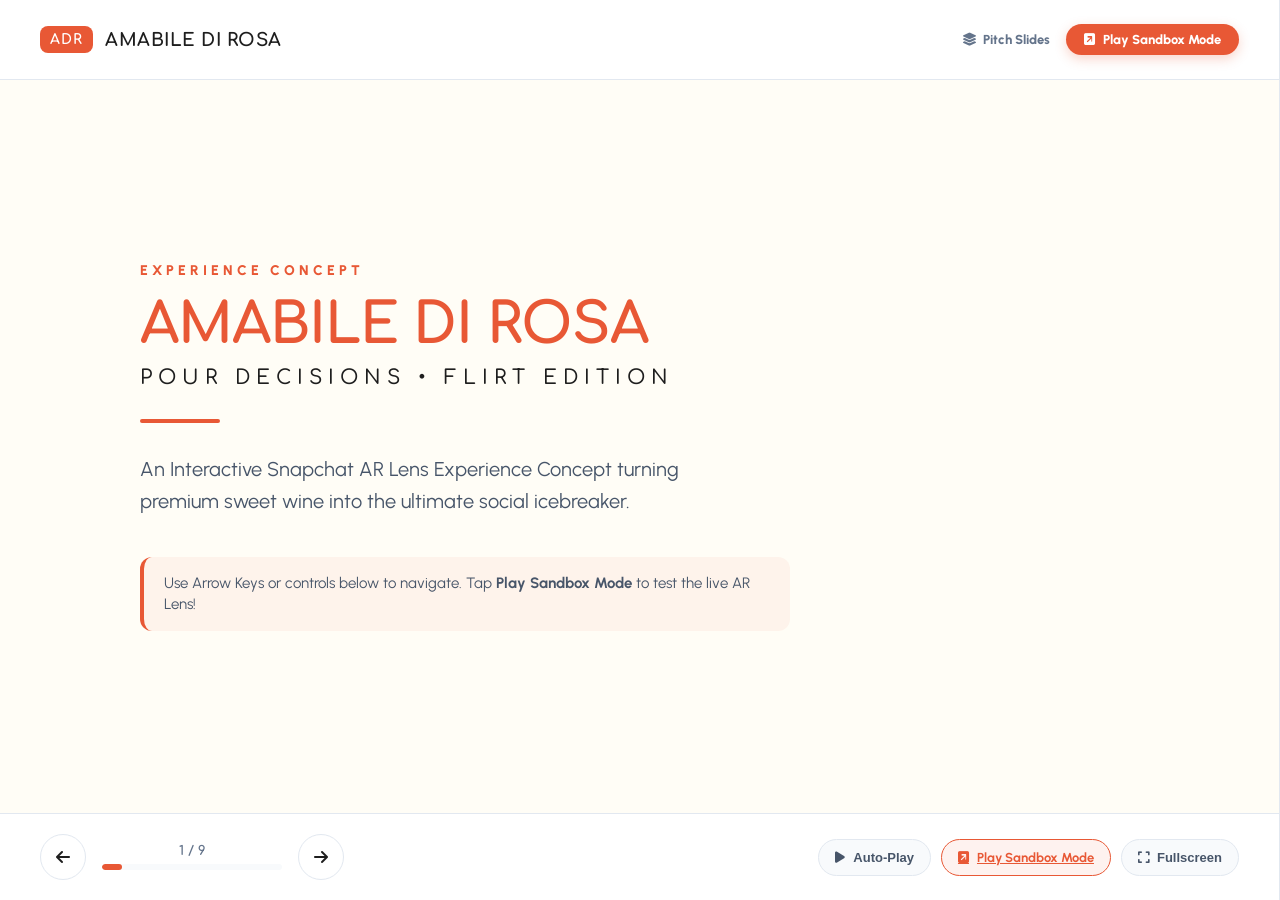
<file: index.html>
<!DOCTYPE html>
<html lang="en">
<head>
    <meta charset="UTF-8">
    <meta name="viewport" content="width=device-width, initial-scale=1.0">
    <meta name="description" content="Pour Decisions by Amabile di Rosa - A premium interactive Snapchat AR Lens Pitch Deck. Learn about marker scanning, interactive spinners, prompt category drawing, and peer jury verdicts.">
    <meta name="author" content="Amabile di Rosa">
    <title>Pour Decisions - Snapchat AR Pitch Deck</title>
    <!-- Preconnect for fonts -->
    <link rel="preconnect" href="https://fonts.googleapis.com">
    <link rel="preconnect" href="https://fonts.gstatic.com" crossorigin>
    <link href="https://fonts.googleapis.com/css2?family=Urbanist:wght@300;400;500;600;700;800&family=Comfortaa:wght@400;500;700&display=swap" rel="stylesheet">
    <!-- Font Awesome -->
    <link rel="stylesheet" href="https://cdnjs.cloudflare.com/ajax/libs/font-awesome/6.5.1/css/all.min.css">
    <!-- Custom styling -->
    <link rel="stylesheet" href="style.css">
</head>
<body class="deck-only-body">
    <!-- Accessibility Announcement Region -->
    <div id="sr-announcement" class="sr-only" aria-live="polite"></div>

    <!-- Main Deck Presentation Container -->
    <main class="presentation-panel full-width-deck" id="presentation-panel">
        <header class="deck-header">
            <div class="logo-area">
                <span class="brand-badge">ADR</span>
                <span class="brand-text">AMABILE DI ROSA</span>
            </div>
            <div class="deck-mode-indicator">
                <span class="slide-badge-tag"><i class="fa-solid fa-layer-group"></i> Pitch Slides</span>
                <a href="sandbox.html" target="_blank" class="launch-sandbox-top-btn" title="Launch Sandbox Mode in new page">
                    <i class="fa-solid fa-square-arrow-up-right"></i> Play Sandbox Mode
                </a>
            </div>
        </header>

        <!-- Slides Container -->
        <div class="slides-container" id="slides-viewport">
            
            <!-- SLIDE 0: TITLE -->
            <article class="slide active-slide" id="slide-0">
                <div class="slide-content centered-content">
                    <span class="slide-tag">Experience Concept</span>
                    <h1 class="slide-main-title">AMABILE DI ROSA</h1>
                    <p class="subtitle">POUR DECISIONS • FLIRT EDITION</p>
                    <div class="accent-line"></div>
                    <p class="slide-desc">An Interactive Snapchat AR Lens Experience Concept turning premium sweet wine into the ultimate social icebreaker.</p>
                    <div class="tutorial-tip flex-center-tip">
                        <span>Use Arrow Keys or controls below to navigate. Tap <strong>Play Sandbox Mode</strong> to test the live AR Lens!</span>
                    </div>
                </div>
            </article>

            <!-- SLIDE 1: CORE VISION -->
            <article class="slide" id="slide-1">
                <div class="slide-content">
                    <h2 class="slide-title">The Core Vision</h2>
                    <div class="intro-box">
                        <p class="vision-quote">
                            "An immersive retail-to-digital gateway that turns a bottle of Amabile di Rosa sweet wine into a vibrant party companion through Snapchat marker tracking."
                        </p>
                    </div>
                    <div class="vision-pillars">
                        <div class="pillar-card">
                            <div class="pillar-icon"><i class="fa-solid fa-qrcode"></i></div>
                            <h4>Instant Engagement</h4>
                            <p>Customers transition from a physical bottle in-store or at a table directly into the digital game lobby.</p>
                        </div>
                        <div class="pillar-card">
                            <div class="pillar-icon"><i class="fa-solid fa-glass-cheers"></i></div>
                            <h4>Social Gamification</h4>
                            <p>Drives peer-to-peer laughter and sharing, framing Amabile di Rosa as the central catalyst of the night.</p>
                        </div>
                    </div>
                </div>
            </article>

            <!-- SLIDE 2: SCAN & UNLOCK -->
            <article class="slide" id="slide-2">
                <div class="slide-content">
                    <h2 class="slide-title">Phase 1: Scan & Unlock</h2>
                    <div class="slide-body two-column">
                        <div class="slide-text">
                            <h3 class="section-subtitle">Marker-Based Gating</h3>
                            <p>The AR lens gameplay loop triggers immediately upon camera detection of either:</p>
                            <ul class="bullet-list">
                                <li>
                                    <i class="fa-solid fa-wine-bottle"></i>
                                    <div>
                                        <strong>Physical Amabile di Rosa Wine Bottle</strong>
                                        <span>Image target recognition mapped to the elegant bottle neck or front label contours.</span>
                                    </div>
                                </li>
                                <li>
                                    <i class="fa-solid fa-bookmark"></i>
                                    <div>
                                        <strong>Distinctive Brand Logo Print Asset</strong>
                                        <span>High-contrast logo marker printed on coasters, retail stands, or digital screens.</span>
                                    </div>
                                </li>
                            </ul>
                            <div class="commercial-note">
                                <i class="fa-solid fa-lightbulb"></i>
                                <p>Drives active product interaction directly at point of sale, retail shelves, and dinner tables.</p>
                            </div>
                        </div>
                        <div class="slide-graphic-panel">
                            <div class="svg-graphic-card">
                                <div class="scanner-svg-mock">
                                    <div class="circle-scanner"></div>
                                    <svg viewBox="0 0 100 150" class="mini-bottle-svg-model" width="60" height="90">
                                        <path d="M40,5 C40,5 45,5 45,8 C45,11 43,15 43,20 C43,25 35,32 35,45 L35,130 C35,135 40,140 50,140 C60,140 65,135 65,130 L65,45 C65,32 57,25 57,20 C57,15 55,11 55,8 C55,5 60,5 60,5" fill="#E85835"/>
                                        <ellipse cx="50" cy="90" rx="10" ry="15" fill="#FFFDF6" opacity="0.8"/>
                                    </svg>
                                </div>
                                <span class="graphic-caption">AR Marker Label Scanning Topology</span>
                            </div>
                        </div>
                    </div>
                </div>
            </article>

            <!-- SLIDE 3: SETUP LOBBY -->
            <article class="slide" id="slide-3">
                <div class="slide-content">
                    <h2 class="slide-title">Phase 2: Game Setup Lobby</h2>
                    <div class="slide-body two-column">
                        <div class="slide-text">
                            <h3 class="section-subtitle">Onboarding the Squad</h3>
                            <p>Once unlocked, the host accesses a highly stylized interface to build their local session quickly.</p>
                            <ul class="bullet-list">
                                <li>
                                    <i class="fa-solid fa-users"></i>
                                    <div>
                                        <strong>2 to 4 Players Max</strong>
                                        <span>Specifically optimized for compact, high-engagement social groups around a table.</span>
                                    </div>
                                </li>
                                <li>
                                    <i class="fa-solid fa-user-check"></i>
                                    <div>
                                        <strong>Clean, Fluid Fields</strong>
                                        <span>Minimalist input fields and color cards matching the brand design system.</span>
                                    </div>
                                </li>
                            </ul>
                            <div class="commercial-note" style="border-left-color: var(--brand-blue);">
                                <i class="fa-solid fa-circle-info" style="color: var(--brand-blue);"></i>
                                <p>Allows rapid nickname registrations to keep players centered in the active turn dashboard.</p>
                            </div>
                        </div>
                        <div class="slide-graphic-panel">
                            <div class="svg-graphic-card">
                                <div class="players-onboard-mock">
                                    <div class="mock-avatar-card red"><span class="letter">A</span><span class="name">Alex</span></div>
                                    <div class="mock-avatar-card blue"><span class="letter">J</span><span class="name">Jordan</span></div>
                                    <div class="mock-avatar-card green"><span class="letter">T</span><span class="name">Taylor</span></div>
                                </div>
                                <span class="graphic-caption">Modular User Session Registry Cards</span>
                            </div>
                        </div>
                    </div>
                </div>
            </article>

            <!-- SLIDE 4: TAP TO SPIN -->
            <article class="slide" id="slide-4">
                <div class="slide-content">
                    <h2 class="slide-title">Phase 3: Tap to Spin</h2>
                    <div class="slide-body two-column">
                        <div class="slide-text">
                            <h3 class="section-subtitle">The Deciding Factor</h3>
                            <p>The host triggers the main game loop screen. An isolated product bottle stands centered among multi-directional player markers.</p>
                            <ul class="bullet-list">
                                <li>
                                    <i class="fa-solid fa-rotate"></i>
                                    <div>
                                        <strong>Interactive Tap-to-Spin</strong>
                                        <span>Physics-based angular momentum deceleration determines the active turn target.</span>
                                    </div>
                                </li>
                                <li>
                                    <i class="fa-solid fa-crosshairs"></i>
                                    <div>
                                        <strong>Target Selection</strong>
                                        <span>Whomever the bottle neck points to must face the deck!</span>
                                    </div>
                                </li>
                            </ul>
                            <div class="commercial-note" style="border-left-color: var(--brand-green);">
                                <i class="fa-solid fa-arrow-rotate-right" style="color: var(--brand-green);"></i>
                                <p>Creates anticipation and fun centered directly around the physical bottle geometry.</p>
                            </div>
                        </div>
                        <div class="slide-graphic-panel">
                            <div class="svg-graphic-card">
                                <div class="spinner-wheel-mock">
                                    <div class="spinner-pointer-arrow"><i class="fa-solid fa-arrow-up"></i></div>
                                    <svg viewBox="0 0 100 100" class="wheel-rotate-mock-svg" width="120" height="120">
                                        <circle cx="50" cy="50" r="45" fill="none" stroke="var(--brand-red)" stroke-dasharray="10 5" stroke-width="2" />
                                        <circle cx="50" cy="50" r="8" fill="var(--brand-red)" />
                                    </svg>
                                </div>
                                <span class="graphic-caption">Physics-Based Deceleration Segment Pointer</span>
                            </div>
                        </div>
                    </div>
                </div>
            </article>

            <!-- SLIDE 5: PROMPTS & CATEGORIES -->
            <article class="slide" id="slide-5">
                <div class="slide-content">
                    <h2 class="slide-title">Phase 4: Prompts & Categories</h2>
                    <div class="slide-body">
                        <p class="slide-intro-text">The Lens engine queries a prompt matrix separated into three context-appropriate card categories designed to break the ice:</p>
                        <div class="tiled-content">
                            <div class="tile tile-dare">
                                <div class="tile-header">
                                    <div class="tile-icon"><i class="fa-solid fa-hand-holding-heart"></i></div>
                                    <h3>DARE</h3>
                                </div>
                                <p>Action-oriented physical prompts to break comfort boundaries and build close team chemistry.</p>
                                <span class="category-meta">Comfortaa Blue Style</span>
                            </div>
                            <div class="tile tile-spill">
                                <div class="tile-header">
                                    <div class="tile-icon"><i class="fa-solid fa-comment-dots"></i></div>
                                    <h3>SPILL</h3>
                                </div>
                                <p>Confession-based truth prompts unlocking deep, humorous secrets and conversational depth.</p>
                                <span class="category-meta">Comfortaa Green Style</span>
                            </div>
                            <div class="tile tile-sip">
                                <div class="tile-header">
                                    <div class="tile-icon"><i class="fa-solid fa-glass-cheers"></i></div>
                                    <h3>SIP</h3>
                                </div>
                                <p>Immediate, light-hearted group dynamic rules and playful penalties targeting all participants.</p>
                                <span class="category-meta">Comfortaa Red Style</span>
                            </div>
                        </div>
                    </div>
                </div>
            </article>

            <!-- SLIDE 6: PEER VERDICT -->
            <article class="slide" id="slide-6">
                <div class="slide-content">
                    <h2 class="slide-title">Phase 5: The Peer Verdict</h2>
                    <div class="slide-body two-column">
                        <div class="slide-text">
                            <h3 class="section-subtitle">Social Evaluation System</h3>
                            <p>To eliminate passive observation, all non-active session members form an immediate interactive jury panel:</p>
                            <ul class="bullet-list">
                                <li>
                                    <i class="fa-solid fa-circle-check" style="color: var(--brand-green);"></i>
                                    <div>
                                        <strong>Legit (Green Option)</strong>
                                        <span>Validates honesty, successful dare execution, or courageous disclosure.</span>
                                    </div>
                                </li>
                                <li>
                                    <i class="fa-solid fa-gavel" style="color: var(--brand-red);"></i>
                                    <div>
                                        <strong>Cap !!! (Red Option)</strong>
                                        <span>Punishes avoidance, fake confessions, or clear task dodging.</span>
                                    </div>
                                </li>
                            </ul>
                            <div class="commercial-note">
                                <i class="fa-solid fa-people-group"></i>
                                <p>Forces constant active participation, turning the AR lens from a solo trick into a shared group theater.</p>
                            </div>
                        </div>
                        <div class="slide-graphic-panel">
                            <div class="svg-graphic-card">
                                <div class="verdict-bar-mock">
                                    <div class="legit-half"><i class="fa-solid fa-check"></i> Legit (70%)</div>
                                    <div class="cap-half"><i class="fa-solid fa-gavel"></i> Cap (30%)</div>
                                </div>
                                <span class="graphic-caption">Real-Time Jury Consensus Meter</span>
                            </div>
                        </div>
                    </div>
                </div>
            </article>

            <!-- SLIDE 7: STAKES & REWARDS -->
            <article class="slide" id="slide-7">
                <div class="slide-content">
                    <h2 class="slide-title">Phase 6: Stakes & Rewards</h2>
                    <div class="slide-body two-column">
                        <div class="slide-text">
                            <h3 class="section-subtitle">Real-World Commerce Integration</h3>
                            <p>The Lens engine calculates absolute totals at session close, establishing distinct real-world stakes that link back to the brand:</p>
                            <ul class="bullet-list">
                                <li>
                                    <i class="fa-solid fa-trophy" style="color: gold;"></i>
                                    <div>
                                        <strong>The Winner</strong>
                                        <span>The player who holds the highest collective "Legit" metric and successfully completed prompts.</span>
                                    </div>
                                </li>
                                <li>
                                    <i class="fa-solid fa-skull-crossbones"></i>
                                    <div>
                                        <strong>The Loser (Sponsor Gateway)</strong>
                                        <span>Officially branded to <em>"Owe the Winner a Bottle of Amabile Sweet Wine."</em></span>
                                    </div>
                                </li>
                            </ul>
                            <div class="commercial-note" style="border-left-color: var(--brand-blue);">
                                <i class="fa-solid fa-cart-shopping" style="color: var(--brand-blue);"></i>
                                <p>An integrated call-to-action button links straight to retail partners or fast delivery apps to fulfill the bottle pledge!</p>
                            </div>
                        </div>
                        <div class="slide-graphic-panel">
                            <div class="svg-graphic-card">
                                <div class="stakes-box-mock">
                                    <div class="trophy-gold"><i class="fa-solid fa-trophy"></i></div>
                                    <span class="stakes-val">Winner gets a bottle of Amabile di Rosa</span>
                                </div>
                                <span class="graphic-caption">Integrated Direct-to-Basket Purchase CTA</span>
                            </div>
                        </div>
                    </div>
                </div>
            </article>

            <!-- SLIDE 8: TECHNICAL ARCHITECTURE -->
            <article class="slide" id="slide-8">
                <div class="slide-content">
                    <h2 class="slide-title">Technical Implementation</h2>
                    <div class="slide-body">
                        <h3 class="section-subtitle" style="text-align: center; margin-bottom: 25px;">Lens Studio Structural Setup Roadmap</h3>
                        <div class="tech-grid">
                            <div class="tech-card">
                                <div class="tech-icon"><i class="fa-solid fa-expand"></i></div>
                                <h4>Tracking Modules</h4>
                                <p>Marker tracking pipeline set to profile target bottle topology / high-contrast graphic logo contours. Dynamic camera anchoring keeps 3D overlays locked even in moving environments.</p>
                                <span class="tech-badge">Lens Studio Marker Tracker</span>
                            </div>
                            <div class="tech-card">
                                <div class="tech-icon"><i class="fa-solid fa-cubes"></i></div>
                                <h4>State Architecture</h4>
                                <p>JavaScript array logic structuring randomized card retrieval, profile balance tracking, and view state swaps. Keeps network usage local and execution lag at near zero.</p>
                                <span class="tech-badge">Lens Studio Javascript ES6</span>
                            </div>
                            <div class="tech-card">
                                <div class="tech-icon"><i class="fa-solid fa-wave-square"></i></div>
                                <h4>AR Physics Engine</h4>
                                <p>Rotational physics model using angular drag coefficients to simulate high-fidelity bottle spins, ensuring results feel satisfyingly analog and unscripted.</p>
                                <span class="tech-badge">Physics & Transform Math</span>
                            </div>
                            <div class="tech-card">
                                <div class="tech-icon"><i class="fa-solid fa-volume-high"></i></div>
                                <h4>Interactive Audio</h4>
                                <p>Built-in sound controller with dynamic pitch shifts mapping bottle spin velocity. Real-time synthesized feedback enhances overall immersive engagement.</p>
                                <span class="tech-badge">Audio Component System</span>
                            </div>
                        </div>
                    </div>
                </div>
            </article>

        </div>

        <!-- Slideshow Controls Footer -->
        <footer class="deck-footer">
            <nav class="navigation-controls" aria-label="Deck Controls">
                <button class="nav-btn prev-btn" id="prev-slide-btn" title="Previous Slide (Left Arrow)">
                    <i class="fa-solid fa-arrow-left"></i>
                </button>
                
                <div class="progress-bar-container">
                    <span class="slide-counter-text" id="slide-counter">1 / 9</span>
                    <div class="progress-track">
                        <div class="progress-fill" id="slide-progress" style="width: 11.11%;"></div>
                    </div>
                </div>

                <button class="nav-btn next-btn" id="next-slide-btn" title="Next Slide (Right Arrow/Spacebar)">
                    <i class="fa-solid fa-arrow-right"></i>
                </button>
            </nav>
            
            <div class="extra-controls">
                <button class="control-action-btn" id="play-presentation-btn" title="Auto-advance slides">
                    <i class="fa-solid fa-play"></i> Auto-Play
                </button>
                <a href="sandbox.html" target="_blank" class="control-action-btn btn-active" id="launch-sandbox-btn" title="Launch Sandbox Game Mode">
                    <i class="fa-solid fa-square-arrow-up-right"></i> Play Sandbox Mode
                </a>
                <button class="control-action-btn" id="toggle-fullscreen-btn" title="Toggle Fullscreen">
                    <i class="fa-solid fa-expand"></i> Fullscreen
                </button>
            </div>
        </footer>
    </main>
    
    <!-- Presentation Script -->
    <script src="deck.js"></script>
</body>
</html>
</file>
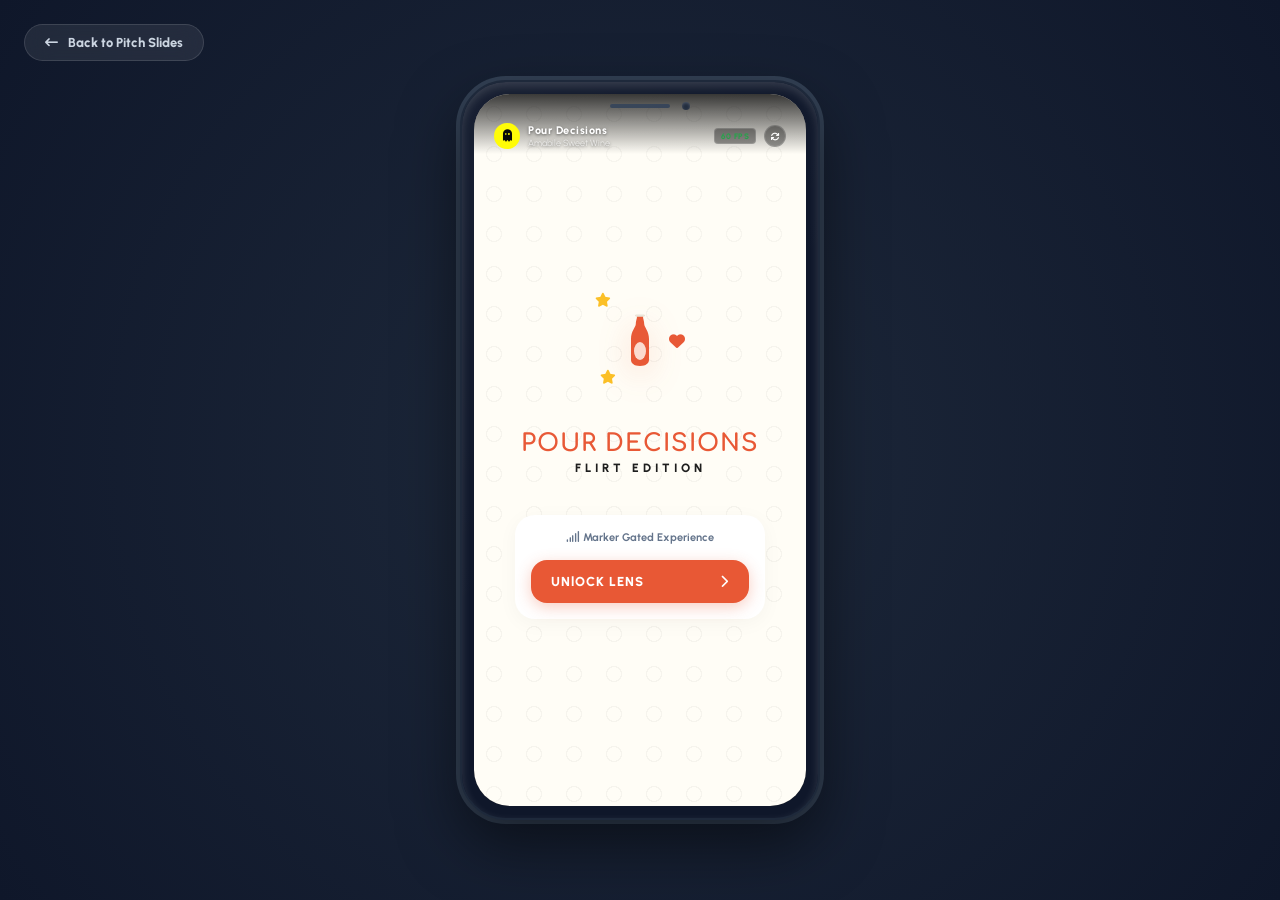
<file: sandbox.html>
<!DOCTYPE html>
<html lang="en">
<head>
    <meta charset="UTF-8">
    <meta name="viewport" content="width=device-width, initial-scale=1.0">
    <meta name="description" content="Pour Decisions by Amabile di Rosa - A premium full-width interactive Snapchat AR Lens Simulator. Experience marker scanning, physics bottle spinning, category card draws, and real-time jury voting.">
    <meta name="author" content="Amabile di Rosa">
    <title>Pour Decisions - Interactive AR Lens Sandbox</title>
    <!-- Preconnect for fonts -->
    <link rel="preconnect" href="https://fonts.googleapis.com">
    <link rel="preconnect" href="https://fonts.gstatic.com" crossorigin>
    <link href="https://fonts.googleapis.com/css2?family=Urbanist:wght@300;400;500;600;700;800&family=Comfortaa:wght@400;500;700&display=swap" rel="stylesheet">
    <!-- Font Awesome -->
    <link rel="stylesheet" href="https://cdnjs.cloudflare.com/ajax/libs/font-awesome/6.5.1/css/all.min.css">
    <!-- Custom styling -->
    <link rel="stylesheet" href="style.css">
</head>
<body class="sandbox-only-body">
    <!-- Accessibility Announcement Region -->
    <div id="sr-announcement" class="sr-only" aria-live="polite"></div>

    <!-- Full screen centered simulator background -->
    <main class="simulator-panel full-width-sandbox" id="simulator-panel">
        
        <!-- EXIT / DECK QUICK BACK LINK (Floating outside phone mockup) -->
        <div class="deck-return-floating-pill">
            <a href="index.html" class="return-deck-btn">
                <i class="fa-solid fa-arrow-left-long"></i>
                <span>Back to Pitch Slides</span>
            </a>
        </div>

        <div class="phone-frame">
            <!-- Phone Bezel Details -->
            <div class="phone-screen-glare"></div>
            <div class="phone-earpiece"></div>
            <div class="phone-camera-lens"></div>
            
            <!-- Phone Content Area -->
            <div class="phone-screen" id="phone-screen">
                
                <!-- Snapchat Overlay UI (Persistent) -->
                <div class="snap-header">
                    <div class="snap-user-info">
                        <div class="snap-avatar"><i class="fa-solid fa-ghost"></i></div>
                        <div class="snap-meta">
                            <span class="snap-story-title">Pour Decisions</span>
                            <span class="snap-story-sub">Amabile Sweet Wine</span>
                        </div>
                    </div>
                    <div class="snap-utility">
                        <span class="snap-fps" id="snap-fps-badge">60 FPS</span>
                        <button class="snap-close-btn" id="simulator-reset-btn" title="Restart Simulator">
                            <i class="fa-solid fa-arrows-rotate"></i>
                        </button>
                    </div>
                </div>

                <!-- SIMULATOR VIEWPORTS (DYNAMICALLY SHOWN BY STATE) -->
                <div class="simulator-view-container" id="view-container">

                    <!-- SCENE 0: INTRO / WELCOME STATE -->
                    <div class="sim-view active-view" id="view-intro" data-view="intro">
                        <div class="brand-background-pattern"></div>
                        <div class="intro-welcome-card">
                            <div class="wine-sparkle-logo">
                                <svg viewBox="0 0 100 100" class="wine-bottle-svg" width="60" height="120">
                                    <path d="M40,5 C40,5 45,5 45,8 C45,11 43,15 43,20 C43,25 35,32 35,45 L35,80 C35,85 40,90 50,90 C60,90 65,85 65,80 L65,45 C65,32 57,25 57,20 C57,15 55,11 55,8 C55,5 60,5 60,5" fill="#E85835"/>
                                    <rect x="42" y="4" width="16" height="4" rx="2" fill="#EAE5D9" />
                                    <ellipse cx="50" cy="65" rx="10" ry="15" fill="#FFFDF6" opacity="0.8"/>
                                </svg>
                                <div class="glow-sparkle sp-1"><i class="fa-solid fa-star"></i></div>
                                <div class="glow-sparkle sp-2"><i class="fa-solid fa-heart"></i></div>
                                <div class="glow-sparkle sp-3"><i class="fa-solid fa-star"></i></div>
                            </div>
                            <h3 class="sim-brand-title">POUR DECISIONS</h3>
                            <p class="sim-edition-tag">FLIRT EDITION</p>
                            
                            <div class="session-card">
                                <p class="sessions-indicator"><i class="fa-solid fa-signal"></i> Marker Gated Experience</p>
                                <button class="primary-sim-btn" id="start-scanning-btn">
                                    <span>UNlOCK LENS</span>
                                    <i class="fa-solid fa-chevron-right"></i>
                                </button>
                            </div>
                        </div>
                    </div>

                    <!-- SCENE 1: SCANNING FEED -->
                    <div class="sim-view" id="view-scan" data-view="scan">
                        <div class="camera-feed-simulator">
                            <video id="webcam-stream" class="webcam-feed" playsinline muted autoplay></video>
                            <div class="animated-camera-background" id="dummy-camera-feed">
                                <div class="bokeh-orb bo-1"></div>
                                <div class="bokeh-orb bo-2"></div>
                                <div class="bokeh-orb bo-3"></div>
                            </div>
                            
                            <div class="scanner-ui-overlay">
                                <div class="scan-frame-corners"></div>
                                <div class="target-marker-box" id="target-scanner-reticle">
                                    <div class="marker-reticle-ring"></div>
                                    <div class="target-brand-label">
                                        <div class="label-logo-svg">
                                            <i class="fa-solid fa-wine-bottle"></i>
                                        </div>
                                        <span>ALIGN BOTTLE OR BRAND LOGO</span>
                                    </div>
                                </div>
                                
                                <div class="scan-status-panel">
                                    <p class="scan-status-text" id="scan-hint-text">Point camera at the Amabile di Rosa bottle</p>
                                    <div class="scanner-progress-bar">
                                        <div class="scanner-progress-fill" id="scan-progress-bar" style="width: 0%;"></div>
                                    </div>
                                    <button class="manual-scan-trigger" id="mock-scan-success-btn">
                                        <i class="fa-solid fa-bolt"></i> Simulate Label Scan Match
                                    </button>
                                </div>
                            </div>
                        </div>
                    </div>

                    <!-- SCENE 2: SETUP LOBBY -->
                    <div class="sim-view" id="view-lobby" data-view="lobby">
                        <div class="lobby-screen-content">
                            <div class="view-header">
                                <span class="step-num">02</span>
                                <h4>SETUP PLAYERS</h4>
                                <p class="step-desc">Onboard the crew (2 - 4 players max)</p>
                            </div>

                            <div class="lobby-interactive-area">
                                <form class="player-input-form" id="player-onboard-form" onsubmit="event.preventDefault();">
                                    <div class="input-wrapper">
                                        <input type="text" id="player-name-input" placeholder="Enter player name..." maxlength="12" autocomplete="off" aria-label="Player Name">
                                        <button type="submit" class="add-player-btn" id="add-player-submit" aria-label="Add Player">
                                            <i class="fa-solid fa-user-plus"></i>
                                        </button>
                                    </div>
                                </form>

                                <div class="players-lobby-list" id="lobby-players-list"></div>
                            </div>

                            <div class="lobby-footer">
                                <button class="primary-sim-btn locked-btn" id="lobby-start-game-btn" disabled>
                                    <span>START THE GAME (0/2)</span>
                                    <i class="fa-solid fa-play"></i>
                                </button>
                                <p class="players-limit-hint">Minimum 2, Maximum 4 players required</p>
                            </div>
                        </div>
                    </div>

                    <!-- SCENE 3: SPINNER -->
                    <div class="sim-view" id="view-spinner" data-view="spinner">
                        <div class="spinner-screen-content">
                            <div class="spinner-header">
                                <span class="active-turn-title" id="spinner-status-title">TAP BOTTLE TO SPIN</span>
                                <div class="active-players-mini-bar" id="spinner-players-bar"></div>
                            </div>

                            <div class="spin-wheel-container">
                                <div class="wheel-sectors" id="wheel-sectors-container"></div>
                                
                                <div class="interactive-spin-bottle" id="physics-bottle">
                                    <div class="bottle-glow-effect"></div>
                                    <svg viewBox="0 0 100 300" class="svg-bottle-model" width="80" height="240">
                                        <defs>
                                            <linearGradient id="bottle-grad" x1="0%" y1="0%" x2="100%" y2="0%">
                                                <stop offset="0%" stop-color="#7A180E" />
                                                <stop offset="35%" stop-color="#E85835" />
                                                <stop offset="70%" stop-color="#B2281A" />
                                                <stop offset="100%" stop-color="#540C05" />
                                            </linearGradient>
                                            <linearGradient id="foil-grad" x1="0%" y1="0%" x2="100%" y2="0%">
                                                <stop offset="0%" stop-color="#CA9E5A" />
                                                <stop offset="50%" stop-color="#FFF3C4" />
                                                <stop offset="100%" stop-color="#9C7235" />
                                            </linearGradient>
                                            <linearGradient id="label-grad" x1="0%" y1="0%" x2="100%" y2="0%">
                                                <stop offset="0%" stop-color="#FFFDF6" />
                                                <stop offset="100%" stop-color="#EAE5D9" />
                                            </linearGradient>
                                        </defs>
                                        <path d="M35,90 C35,60 42,45 42,15 L58,15 C58,45 65,60 65,90 L65,240 C65,260 60,280 50,280 C40,280 35,260 35,240 Z" fill="url(#bottle-grad)"/>
                                        <path d="M42,15 L58,15 L58,40 L42,40 Z" fill="url(#foil-grad)" />
                                        <rect x="41" y="10" width="18" height="5" rx="1.5" fill="url(#foil-grad)" />
                                        <rect x="37" y="110" width="26" height="80" rx="3" fill="url(#label-grad)" />
                                        <path d="M42,120 L58,120" stroke="#E85835" stroke-width="1.5" />
                                        <circle cx="50" cy="135" r="4" fill="#E85835" />
                                        <path d="M43,150 L57,150" stroke="#1E1E1E" stroke-width="1" />
                                        <path d="M45,160 L55,160" stroke="#1E1E1E" stroke-width="1" />
                                        <path d="M40,175 L60,175" stroke="#E85835" stroke-width="1" />
                                    </svg>
                                    <div class="bottle-pointer-nozzle"></div>
                                </div>
                                
                                <button class="spin-center-hub" id="trigger-spin-btn" aria-label="Spin bottle">
                                    <span>SPIN</span>
                                </button>
                            </div>

                            <div class="spinner-footer">
                                <div class="turn-indicator-avatar" id="turn-active-avatar">
                                    <i class="fa-solid fa-wine-glass-empty"></i>
                                </div>
                                <div class="turn-desc">
                                    <p class="turn-meta">ACTIVE PICK</p>
                                    <h5 class="turn-name-holder" id="selected-target-player">No Player Picked</h5>
                                </div>
                            </div>
                        </div>
                    </div>

                    <!-- SCENE 4: PROMPTS & CATEGORIES -->
                    <div class="sim-view" id="view-cards" data-view="cards">
                        <div class="cards-screen-content">
                            <div class="cards-view-header">
                                <div class="target-profile-header">
                                    <div class="sim-profile-bubble" id="card-active-avatar">P1</div>
                                    <div>
                                        <h5 id="card-active-name">Player Name</h5>
                                        <p>Draw your challenge card!</p>
                                    </div>
                                </div>
                            </div>

                            <div class="deck-draw-zone">
                                <div class="card-3d-wrapper" id="prompt-card-wrapper">
                                    <!-- CARD FRONT -->
                                    <div class="card-face card-front" id="active-drawn-card-front">
                                        <div class="card-category-strip" id="card-strip-bg">
                                            <i class="fa-solid fa-star" id="card-strip-icon"></i>
                                            <span id="card-strip-label">DARE</span>
                                        </div>
                                        <div class="card-body-content">
                                            <p class="card-prompt-text" id="drawn-prompt-content">Tap a deck below to query the card deck and draw your prompt.</p>
                                        </div>
                                        <div class="card-branding-tag">
                                            <span>POUR DECISIONS</span>
                                            <i class="fa-solid fa-circle"></i>
                                            <span>AMABILE</span>
                                        </div>
                                    </div>
                                    
                                    <!-- CARD BACK -->
                                    <div class="card-face card-back" id="active-drawn-card-back">
                                        <div class="card-back-pattern"></div>
                                        <div class="card-back-branding">
                                            <div class="logo-circle">
                                                <i class="fa-solid fa-wine-glass"></i>
                                            </div>
                                            <h4>POUR DECISIONS</h4>
                                            <span>Draw a card</span>
                                        </div>
                                    </div>
                                </div>
                            </div>

                            <div class="categories-selection-footer">
                                <button class="cat-selector-btn dare-color" data-category="DARE">
                                    <i class="fa-solid fa-hand-holding-heart"></i>
                                    <span>DARE</span>
                                </button>
                                <button class="cat-selector-btn spill-color" data-category="SPILL">
                                    <i class="fa-solid fa-comment-dots"></i>
                                    <span>SPILL</span>
                                </button>
                                <button class="cat-selector-btn sip-color" data-category="SIP">
                                    <i class="fa-solid fa-glass-cheers"></i>
                                    <span>SIP</span>
                                </button>
                            </div>
                        </div>
                    </div>

                    <!-- SCENE 5: PEER VERDICT -->
                    <div class="sim-view" id="view-verdict" data-view="verdict">
                        <div class="verdict-screen-content">
                            <div class="verdict-header">
                                <h4>PEER VERDICT</h4>
                                <p class="verdict-desc-meta">The Jury is deciding the truth value...</p>
                            </div>

                            <div class="verdict-prompt-summary">
                                <div class="verdict-player-summary-tag">
                                    <div class="mini-bubble" id="verdict-player-avatar">P1</div>
                                    <span id="verdict-player-name">Player Name</span>
                                </div>
                                <div class="prompt-text-block">
                                    <p id="verdict-active-prompt-display">Prompt details show here...</p>
                                </div>
                            </div>

                            <div class="jury-control-panel">
                                <p class="jury-cta-label">Jury: Cast your vote!</p>
                                <div class="verdict-actions-grid">
                                    <button class="verdict-btn legit-btn" id="jury-legit-btn">
                                        <div class="verdict-btn-ripple"></div>
                                        <i class="fa-solid fa-circle-check"></i>
                                        <span>LEGIT</span>
                                        <small>TaskList Done</small>
                                    </button>
                                    <button class="verdict-btn cap-btn" id="jury-cap-btn">
                                        <div class="verdict-btn-ripple"></div>
                                        <i class="fa-solid fa-gavel"></i>
                                        <span>CAP !!!</span>
                                        <small>Penalty Sip</small>
                                    </button>
                                </div>
                            </div>

                            <div class="verdict-footer">
                                <div class="jury-score-metrics">
                                    <div class="jury-metric-label">
                                        <span>Current Verdict Bias</span>
                                        <span id="jury-percentage">50% Legit</span>
                                    </div>
                                    <div class="jury-progress-track">
                                        <div class="jury-progress-fill-legit" id="jury-bar-legit" style="width: 50%;"></div>
                                    </div>
                                </div>
                            </div>
                        </div>
                    </div>

                    <!-- SCENE 6: ENDING / CELEBRATION -->
                    <div class="sim-view" id="view-ending" data-view="ending">
                        <canvas class="confetti-canvas" id="ending-confetti-canvas"></canvas>
                        <div class="ending-screen-content">
                            <div class="ending-header">
                                <div class="trophy-sparkle">
                                    <i class="fa-solid fa-trophy"></i>
                                </div>
                                <h4>SESSION CLOSE</h4>
                                <p>Pour Decisions Ledger</p>
                            </div>

                            <div class="ending-results-box">
                                <div class="outcome-card winner-card">
                                    <div class="card-glow"></div>
                                    <div class="crown-icon"><i class="fa-solid fa-crown"></i></div>
                                    <span class="outcome-label">THE WINNER</span>
                                    <div class="outcome-avatar" id="winner-avatar">W</div>
                                    <h5 class="outcome-name" id="winner-name-text">Honorable</h5>
                                    <p class="outcome-score" id="winner-score-text">100% Legit</p>
                                </div>

                                <div class="outcome-card loser-card">
                                    <span class="outcome-label">THE LOSER</span>
                                    <div class="outcome-avatar" id="loser-avatar">L</div>
                                    <h5 class="outcome-name" id="loser-name-text">Cap Master</h5>
                                    <p class="outcome-score" id="loser-score-text">0% Legit</p>
                                    <span class="loser-penalty-desc">Owes a bottle of Amabile di Rosa</span>
                                </div>
                            </div>

                            <div class="commercial-cta-box">
                                <p class="cta-message">Loser: Settle the score!</p>
                                <button class="primary-sim-btn purchase-btn" id="sim-commerce-btn">
                                    <i class="fa-solid fa-cart-shopping"></i>
                                    <span>BUY WINNER A BOTTLE</span>
                                </button>
                            </div>

                            <div class="ending-restart-footer">
                                <button class="restart-game-btn" id="game-restart-final-btn">
                                    <i class="fa-solid fa-rotate-left"></i> Start New Game
                                </button>
                            </div>
                        </div>
                    </div>

                </div>
            </div>
        </div>
    </main>

    <!-- Game Engine Script -->
    <script src="simulator.js"></script>
</body>
</html>
</file>
<file: style.css>
/* ==========================================================================
   AMABILE DI ROSA - POUR DECISIONS: DESIGN SYSTEM & CSS STYLESHEET
   ========================================================================== */

/* 1. CORE TOKENS & RESET */
:root {
    /* Brand Palette */
    --brand-red: #E85835;
    --brand-red-rgb: 232, 88, 53;
    --brand-cream: #FFFDF6;
    --brand-dark: #1E1E1E;
    --brand-dark-rgb: 30, 30, 30;
    --brand-green: #24A148;
    --brand-green-rgb: 36, 161, 72;
    --brand-blue: #4A6B82;
    --brand-blue-rgb: 74, 107, 130;
    
    /* Neutrals */
    --text-primary: #1E293B;
    --text-secondary: #475569;
    --text-muted: #64748B;
    --bg-slate: #F8FAFC;
    --border-color: #E2E8F0;
    --glass-bg: rgba(255, 255, 255, 0.7);
    --glass-border: rgba(255, 255, 255, 0.4);
    
    /* Typography */
    --font-title: 'Comfortaa', cursive;
    --font-body: 'Urbanist', sans-serif;
    
    /* Layout Constants */
    --phone-width: 360px;
    --phone-height: 740px;
    --transition-smooth: all 0.4s cubic-bezier(0.25, 1, 0.5, 1);
    --transition-fast: all 0.2s ease;
    
    /* Shadow Depths */
    --shadow-soft: 0 4px 20px rgba(0, 0, 0, 0.04);
    --shadow-medium: 0 10px 30px rgba(0, 0, 0, 0.08);
    --shadow-premium: 0 20px 40px rgba(232, 88, 53, 0.15);
    --shadow-inner: inset 0 2px 8px rgba(0, 0, 0, 0.06);
}

/* Reset Styles */
* {
    margin: 0;
    padding: 0;
    box-sizing: border-box;
    -webkit-font-smoothing: antialiased;
    -moz-osx-font-smoothing: grayscale;
}

body {
    background-color: var(--bg-slate);
    font-family: var(--font-body);
    color: var(--text-primary);
    overflow: hidden;
    height: 100vh;
    width: 100vw;
}

/* Screen reader only helper */
.sr-only {
    position: absolute;
    width: 1px;
    height: 1px;
    padding: 0;
    margin: -1px;
    overflow: hidden;
    clip: rect(0, 0, 0, 0);
    border: 0;
}

/* 2. BASE LAYOUT STRUCTURE */
.deck-grid {
    display: grid;
    grid-template-columns: 1fr 500px;
    height: 100vh;
    width: 100vw;
    position: relative;
    overflow: hidden;
}

/* Presentation Panel (Left Pane) */
.presentation-panel {
    display: flex;
    flex-direction: column;
    height: 100%;
    background-color: #FFFFFF;
    border-right: 1px solid var(--border-color);
    position: relative;
    z-index: 10;
}

/* Header */
.deck-header {
    display: flex;
    justify-content: space-between;
    align-items: center;
    padding: 24px 40px;
    border-bottom: 1px solid var(--border-color);
}

.logo-area {
    display: flex;
    align-items: center;
    gap: 12px;
}

.brand-badge {
    background-color: var(--brand-red);
    color: #FFFFFF;
    font-family: var(--font-title);
    font-weight: 700;
    font-size: 14px;
    padding: 6px 10px;
    border-radius: 8px;
    letter-spacing: 1px;
}

.brand-text {
    font-family: var(--font-title);
    font-weight: 700;
    font-size: 18px;
    color: var(--brand-dark);
    letter-spacing: 0.5px;
}

.mode-indicator {
    display: flex;
    background-color: var(--bg-slate);
    padding: 4px;
    border-radius: 30px;
    border: 1px solid var(--border-color);
}

.mode-badge {
    font-size: 13px;
    font-weight: 700;
    padding: 6px 16px;
    border-radius: 20px;
    color: var(--text-muted);
    display: flex;
    align-items: center;
    gap: 6px;
    transition: var(--transition-fast);
}

.mode-badge.active {
    background-color: #FFFFFF;
    color: var(--brand-red);
    box-shadow: 0 2px 8px rgba(0, 0, 0, 0.05);
}

/* 3. SLIDES VIEWPORT & SLIDES */
.slides-container {
    flex-grow: 1;
    position: relative;
    overflow: hidden;
    background-color: var(--brand-cream);
}

.slide {
    position: absolute;
    top: 0;
    left: 0;
    width: 100%;
    height: 100%;
    opacity: 0;
    visibility: hidden;
    transform: translateX(30px);
    transition: opacity 0.5s ease, transform 0.5s cubic-bezier(0.25, 1, 0.5, 1), visibility 0.5s;
    padding: 60px 80px;
    display: flex;
    flex-direction: column;
    justify-content: center;
}

.slide.active-slide {
    opacity: 1;
    visibility: visible;
    transform: translateX(0);
}

/* Slide Typography & Layouts */
.slide-content {
    width: 100%;
    max-width: 1000px;
    margin: 0 auto;
    display: flex;
    flex-direction: column;
}

.slide-tag {
    font-size: 14px;
    font-weight: 800;
    color: var(--brand-red);
    text-transform: uppercase;
    letter-spacing: 4px;
    margin-bottom: 16px;
    display: inline-block;
}

.slide-main-title {
    font-family: var(--font-title);
    font-size: 56px;
    font-weight: 700;
    color: var(--brand-red);
    line-height: 1.1;
    letter-spacing: -1px;
}

.slide-title {
    font-family: var(--font-title);
    font-size: 38px;
    font-weight: 700;
    color: var(--brand-dark);
    margin-bottom: 30px;
    border-left: 6px solid var(--brand-red);
    padding-left: 20px;
    line-height: 1.2;
}

.subtitle {
    font-family: var(--font-title);
    font-size: 20px;
    color: var(--brand-dark);
    letter-spacing: 6px;
    margin-top: 10px;
    font-weight: 500;
}

.accent-line {
    width: 80px;
    height: 4px;
    background-color: var(--brand-red);
    margin: 30px 0;
    border-radius: 2px;
}

.slide-desc {
    font-size: 20px;
    line-height: 1.6;
    color: var(--text-secondary);
    max-width: 600px;
}

.tutorial-tip {
    display: flex;
    align-items: center;
    gap: 15px;
    margin-top: 40px;
    background: rgba(232, 88, 53, 0.06);
    padding: 16px 20px;
    border-radius: 12px;
    border-left: 4px solid var(--brand-red);
    max-width: 650px;
}

.tutorial-tip span {
    font-size: 15px;
    color: var(--text-secondary);
    line-height: 1.4;
}

.key-cap {
    display: flex;
    align-items: center;
    justify-content: center;
    background: #FFFFFF;
    border: 1px solid var(--border-color);
    box-shadow: 0 2px 4px rgba(0, 0, 0, 0.05);
    border-radius: 6px;
    width: 28px;
    height: 28px;
    font-weight: bold;
    color: var(--brand-red);
    flex-shrink: 0;
}

/* Two Column Layout inside Slide */
.slide-body.two-column {
    display: grid;
    grid-template-columns: 1.2fr 0.8fr;
    gap: 40px;
    align-items: center;
}

.slide-text {
    display: flex;
    flex-direction: column;
}

.section-subtitle {
    font-family: var(--font-title);
    font-size: 24px;
    color: var(--brand-dark);
    margin-bottom: 16px;
}

.slide-text p {
    font-size: 18px;
    line-height: 1.6;
    color: var(--text-secondary);
    margin-bottom: 24px;
}

/* Bullet List styling */
.bullet-list {
    list-style: none;
    display: flex;
    flex-direction: column;
    gap: 20px;
}

.bullet-list li {
    display: flex;
    gap: 20px;
    align-items: flex-start;
}

.bullet-list i {
    font-size: 20px;
    color: var(--brand-red);
    background: rgba(232, 88, 53, 0.1);
    padding: 12px;
    border-radius: 12px;
    flex-shrink: 0;
    width: 44px;
    height: 44px;
    display: flex;
    align-items: center;
    justify-content: center;
}

.bullet-list li strong {
    display: block;
    font-size: 17px;
    color: var(--brand-dark);
    margin-bottom: 4px;
}

.bullet-list li span {
    font-size: 15px;
    color: var(--text-secondary);
    line-height: 1.4;
}

/* Commercial Notes / callouts */
.commercial-note {
    display: flex;
    align-items: flex-start;
    gap: 12px;
    margin-top: 30px;
    padding: 16px 20px;
    background: rgba(36, 161, 72, 0.06);
    border-left: 4px solid var(--brand-green);
    border-radius: 8px;
}

.commercial-note i {
    color: var(--brand-green);
    font-size: 18px;
    margin-top: 2px;
}

.commercial-note p {
    font-size: 14px;
    line-height: 1.5;
    color: var(--text-secondary);
    margin: 0;
}

.simulator-call {
    background: rgba(74, 107, 130, 0.08);
    border-left: 4px solid var(--brand-blue);
    padding: 12px 18px;
    border-radius: 8px;
    margin-top: 24px;
}

.simulator-call p {
    font-size: 14px;
    color: var(--brand-blue);
    margin: 0;
    font-weight: 600;
}

/* Slide 1 Core Vision styling */
.intro-box {
    background-color: var(--brand-red);
    padding: 40px;
    border-radius: 20px;
    box-shadow: var(--shadow-medium);
    margin-bottom: 40px;
}

.vision-quote {
    color: var(--brand-cream) !important;
    font-size: 26px !important;
    line-height: 1.5 !important;
    font-weight: 500;
    margin: 0 !important;
}

.vision-pillars {
    display: grid;
    grid-template-columns: 1fr 1fr;
    gap: 30px;
}

.pillar-card {
    background: #FFFFFF;
    padding: 30px;
    border-radius: 16px;
    box-shadow: var(--shadow-soft);
    border-bottom: 5px solid var(--brand-red);
    transition: var(--transition-smooth);
}

.pillar-card:hover {
    transform: translateY(-5px);
    box-shadow: var(--shadow-medium);
}

.pillar-icon {
    font-size: 28px;
    color: var(--brand-red);
    margin-bottom: 16px;
}

.pillar-card h4 {
    font-family: var(--font-title);
    font-size: 20px;
    color: var(--brand-dark);
    margin-bottom: 10px;
}

.pillar-card p {
    font-size: 15px;
    line-height: 1.5;
    color: var(--text-secondary);
}

/* Slide 2-7 Mockup placeholders */
.slide-mockup-ref {
    display: flex;
    justify-content: center;
    align-items: center;
}

.mockup-indicator {
    background: #EAE5D9;
    border: 2px dashed #b5b0a5;
    padding: 24px;
    border-radius: 16px;
    text-align: center;
    width: 100%;
    max-width: 320px;
    box-shadow: var(--shadow-inner);
}

.mockup-indicator .file-name {
    display: block;
    font-family: monospace;
    font-weight: bold;
    color: var(--brand-red);
    font-size: 14px;
    margin-bottom: 10px;
}

.mockup-indicator .mockup-caption {
    font-size: 13px;
    color: var(--text-secondary);
    line-height: 1.4;
    display: block;
}

/* Slide 5 Categories Grid styling */
.slide-intro-text {
    font-size: 18px;
    color: var(--text-secondary);
    margin-bottom: 30px;
}

.tiled-content {
    display: grid;
    grid-template-columns: 1fr 1fr 1fr;
    gap: 24px;
    width: 100%;
}

.tile {
    background: #FFFFFF;
    padding: 30px 24px;
    border-radius: 20px;
    box-shadow: var(--shadow-soft);
    display: flex;
    flex-direction: column;
    align-items: center;
    text-align: center;
    transition: var(--transition-smooth);
}

.tile:hover {
    transform: translateY(-5px);
    box-shadow: var(--shadow-medium);
}

.tile-header {
    display: flex;
    flex-direction: column;
    align-items: center;
    gap: 12px;
    margin-bottom: 16px;
}

.tile-icon {
    font-size: 32px;
    width: 64px;
    height: 64px;
    border-radius: 50%;
    display: flex;
    align-items: center;
    justify-content: center;
}

.tile h3 {
    font-family: var(--font-title);
    font-size: 22px;
    font-weight: 700;
    margin: 0;
}

.tile p {
    font-size: 14px;
    line-height: 1.6;
    color: var(--text-secondary);
    margin-bottom: 20px;
    flex-grow: 1;
}

.category-meta {
    font-size: 12px;
    font-weight: 700;
    letter-spacing: 1px;
    text-transform: uppercase;
}

.tile-dare {
    border-bottom: 6px solid var(--brand-blue);
}
.tile-dare .tile-icon {
    background: rgba(74, 107, 130, 0.1);
    color: var(--brand-blue);
}
.tile-dare h3, .tile-dare .category-meta {
    color: var(--brand-blue);
}

.tile-spill {
    border-bottom: 6px solid var(--brand-green);
}
.tile-spill .tile-icon {
    background: rgba(36, 161, 72, 0.1);
    color: var(--brand-green);
}
.tile-spill h3, .tile-spill .category-meta {
    color: var(--brand-green);
}

.tile-sip {
    border-bottom: 6px solid var(--brand-red);
}
.tile-sip .tile-icon {
    background: rgba(232, 88, 53, 0.1);
    color: var(--brand-red);
}
.tile-sip h3, .tile-sip .category-meta {
    color: var(--brand-red);
}

.card-footer-call {
    margin-top: 30px !important;
}

/* Slide 8 Tech Implementation Grid */
.tech-grid {
    display: grid;
    grid-template-columns: 1fr 1fr;
    gap: 20px;
    width: 100%;
}

.tech-card {
    background: rgba(30, 30, 30, 0.03);
    border: 1px solid var(--border-color);
    padding: 24px;
    border-radius: 16px;
    display: flex;
    flex-direction: column;
    position: relative;
    overflow: hidden;
}

.tech-icon {
    font-size: 20px;
    color: var(--brand-red);
    margin-bottom: 12px;
}

.tech-card h4 {
    font-family: var(--font-title);
    font-size: 18px;
    color: var(--brand-dark);
    margin-bottom: 8px;
}

.tech-card p {
    font-size: 14px;
    line-height: 1.5;
    color: var(--text-secondary);
    margin-bottom: 16px;
    flex-grow: 1;
}

.tech-badge {
    align-self: flex-start;
    font-size: 11px;
    font-weight: 700;
    background: #FFFFFF;
    color: var(--brand-red);
    border: 1px solid rgba(232, 88, 53, 0.2);
    padding: 4px 8px;
    border-radius: 6px;
    text-transform: uppercase;
}

/* 4. PRESENTATION FOOTER & CONTROLS */
.deck-footer {
    display: flex;
    justify-content: space-between;
    align-items: center;
    padding: 20px 40px;
    border-top: 1px solid var(--border-color);
    background-color: #FFFFFF;
}

.navigation-controls {
    display: flex;
    align-items: center;
    gap: 16px;
}

.nav-btn {
    background: #FFFFFF;
    border: 1px solid var(--border-color);
    width: 46px;
    height: 46px;
    border-radius: 50%;
    display: flex;
    align-items: center;
    justify-content: center;
    cursor: pointer;
    font-size: 16px;
    color: var(--brand-dark);
    transition: var(--transition-fast);
}

.nav-btn:hover {
    background-color: var(--brand-red);
    color: #FFFFFF;
    border-color: var(--brand-red);
    box-shadow: 0 4px 12px rgba(232, 88, 53, 0.25);
    transform: scale(1.05);
}

.progress-bar-container {
    display: flex;
    flex-direction: column;
    align-items: center;
    gap: 6px;
    width: 180px;
}

.slide-counter-text {
    font-family: var(--font-title);
    font-size: 13px;
    font-weight: 700;
    color: var(--text-muted);
}

.progress-track {
    width: 100%;
    height: 6px;
    background-color: var(--bg-slate);
    border-radius: 3px;
    overflow: hidden;
}

.progress-fill {
    height: 100%;
    background-color: var(--brand-red);
    border-radius: 3px;
    transition: width 0.4s cubic-bezier(0.25, 1, 0.5, 1);
}

.extra-controls {
    display: flex;
    gap: 10px;
}

.control-action-btn {
    background: var(--bg-slate);
    border: 1px solid var(--border-color);
    padding: 10px 16px;
    border-radius: 30px;
    font-size: 13px;
    font-weight: 700;
    color: var(--text-secondary);
    cursor: pointer;
    display: flex;
    align-items: center;
    gap: 8px;
    transition: var(--transition-fast);
}

.control-action-btn:hover {
    background-color: #FFFFFF;
    color: var(--brand-red);
    border-color: rgba(232, 88, 53, 0.3);
    box-shadow: var(--shadow-soft);
}

.control-action-btn.btn-active {
    background-color: rgba(232, 88, 53, 0.08);
    color: var(--brand-red);
    border-color: var(--brand-red);
}

/* 5. SMARTPHONE SIMULATOR FRAME (Right Pane) */
.simulator-panel {
    background-color: var(--brand-dark);
    display: flex;
    align-items: center;
    justify-content: center;
    padding: 30px;
    position: relative;
    overflow: hidden;
}

/* Smartphone Wrapper Bezel */
.phone-frame {
    width: var(--phone-width);
    height: var(--phone-height);
    background-color: #0F172A;
    border-radius: 46px;
    padding: 12px;
    box-shadow: 0 25px 60px rgba(0, 0, 0, 0.5), 
                0 0 0 4px #334155,
                inset 0 4px 10px rgba(255, 255, 255, 0.15);
    position: relative;
    z-index: 10;
    border: 2px solid #1E293B;
}

.phone-screen-glare {
    position: absolute;
    top: 0;
    right: 0;
    bottom: 0;
    left: 0;
    border-radius: 44px;
    background: linear-gradient(135deg, rgba(255, 255, 255, 0.04) 0%, rgba(255, 255, 255, 0) 50%);
    pointer-events: none;
    z-index: 100;
}

/* Earpiece / Camera Notch details */
.phone-earpiece {
    position: absolute;
    top: 22px;
    left: 50%;
    transform: translateX(-50%);
    width: 60px;
    height: 4px;
    background-color: #334155;
    border-radius: 2px;
    z-index: 99;
}

.phone-camera-lens {
    position: absolute;
    top: 20px;
    left: 50%;
    transform: translateX(42px);
    width: 8px;
    height: 8px;
    background-color: #1E293B;
    border-radius: 50%;
    z-index: 99;
    box-shadow: inset 0 1px 3px rgba(255,255,255,0.2);
}

/* Inside Screen */
.phone-screen {
    width: 100%;
    height: 100%;
    background-color: #000000;
    border-radius: 36px;
    overflow: hidden;
    position: relative;
    display: flex;
    flex-direction: column;
}

/* Snapchat UI persistence */
.snap-header {
    height: 60px;
    background: linear-gradient(to bottom, rgba(0,0,0,0.8) 0%, rgba(0,0,0,0) 100%);
    display: flex;
    align-items: center;
    justify-content: space-between;
    padding: 24px 20px 0 20px;
    position: absolute;
    top: 0;
    left: 0;
    width: 100%;
    z-index: 50;
}

.snap-user-info {
    display: flex;
    align-items: center;
    gap: 8px;
}

.snap-avatar {
    width: 26px;
    height: 26px;
    border-radius: 50%;
    background-color: #FFFC00; /* Snapchat Yellow */
    display: flex;
    align-items: center;
    justify-content: center;
    color: #000000;
    font-size: 12px;
}

.snap-meta {
    display: flex;
    flex-direction: column;
}

.snap-story-title {
    font-size: 11px;
    font-weight: 800;
    color: #FFFFFF;
    letter-spacing: 0.5px;
    text-shadow: 0 1px 3px rgba(0,0,0,0.5);
}

.snap-story-sub {
    font-size: 9px;
    color: rgba(255, 255, 255, 0.7);
    text-shadow: 0 1px 3px rgba(0,0,0,0.5);
}

.snap-utility {
    display: flex;
    align-items: center;
    gap: 8px;
}

.snap-fps {
    background-color: rgba(0, 0, 0, 0.4);
    border: 1px solid rgba(255, 255, 255, 0.15);
    color: var(--brand-green);
    font-size: 8px;
    font-weight: 800;
    padding: 2px 6px;
    border-radius: 4px;
    letter-spacing: 0.5px;
}

.snap-close-btn {
    background: rgba(0, 0, 0, 0.4);
    border: 1px solid rgba(255, 255, 255, 0.15);
    color: #FFFFFF;
    width: 22px;
    height: 22px;
    border-radius: 50%;
    display: flex;
    align-items: center;
    justify-content: center;
    font-size: 9px;
    cursor: pointer;
    transition: var(--transition-fast);
}

.snap-close-btn:hover {
    background-color: rgba(255, 255, 255, 0.2);
    transform: rotate(30deg);
}

/* 6. SIMULATOR VIEWS STATE MANAGER */
.simulator-view-container {
    flex-grow: 1;
    width: 100%;
    position: relative;
}

.sim-view {
    position: absolute;
    top: 0;
    left: 0;
    width: 100%;
    height: 100%;
    opacity: 0;
    visibility: hidden;
    transition: opacity 0.4s ease, visibility 0.4s;
    background-color: var(--brand-cream);
    display: flex;
    flex-direction: column;
}

.sim-view.active-view {
    opacity: 1;
    visibility: visible;
    z-index: 10;
}

/* Primary Button inside phone */
.primary-sim-btn {
    background-color: var(--brand-red);
    color: #FFFFFF;
    border: none;
    padding: 14px 20px;
    border-radius: 16px;
    font-family: var(--font-body);
    font-weight: 800;
    font-size: 13px;
    letter-spacing: 1px;
    cursor: pointer;
    display: flex;
    justify-content: space-between;
    align-items: center;
    width: 100%;
    transition: var(--transition-fast);
    box-shadow: 0 4px 15px rgba(232, 88, 53, 0.3);
}

.primary-sim-btn:hover {
    background-color: #D34321;
    transform: translateY(-2px);
    box-shadow: 0 6px 20px rgba(232, 88, 53, 0.4);
}

.primary-sim-btn:active {
    transform: translateY(0);
}

.primary-sim-btn.locked-btn {
    background-color: #cbd5e1;
    color: #94a3b8;
    box-shadow: none;
    cursor: not-allowed;
}

/* View Header format */
.view-header {
    padding: 80px 24px 20px 24px;
    border-bottom: 1px solid rgba(30, 30, 30, 0.05);
}

.step-num {
    font-family: var(--font-title);
    font-size: 11px;
    font-weight: bold;
    color: var(--brand-red);
    letter-spacing: 2px;
    display: block;
    margin-bottom: 4px;
}

.view-header h4 {
    font-family: var(--font-title);
    font-size: 18px;
    color: var(--brand-dark);
}

.step-desc {
    font-size: 12px;
    color: var(--text-secondary);
    margin-top: 4px;
}

/* View 0: Welcome Slide Simulator */
#view-intro {
    justify-content: center;
    align-items: center;
    padding: 30px;
    background-color: var(--brand-cream);
}

.brand-background-pattern {
    position: absolute;
    top: 0;
    left: 0;
    width: 100%;
    height: 100%;
    opacity: 0.03;
    pointer-events: none;
    background-image: radial-gradient(circle at 100% 150%, transparent 24%, #000 24%, #000 28%, transparent 28%, transparent),
                      radial-gradient(circle at 0% 150%, transparent 24%, #000 24%, #000 28%, transparent 28%, transparent),
                      radial-gradient(circle at 50%  50%, transparent 24%, #000 24%, #000 28%, transparent 28%, transparent);
    background-size: 40px 40px;
}

.intro-welcome-card {
    text-align: center;
    display: flex;
    flex-direction: column;
    align-items: center;
    z-index: 10;
}

.wine-sparkle-logo {
    position: relative;
    margin-bottom: 24px;
}

.wine-bottle-svg {
    filter: drop-shadow(0 8px 16px rgba(232, 88, 53, 0.2));
}

.glow-sparkle {
    position: absolute;
    color: #FBBF24;
    font-size: 14px;
    animation: sparkle-anim 2s infinite ease-in-out;
}

.sp-1 { top: 10px; left: -15px; animation-delay: 0s; }
.sp-2 { top: 50px; right: -15px; animation-delay: 0.5s; font-size: 16px; color: var(--brand-red); }
.sp-3 { bottom: 20px; left: -10px; animation-delay: 1s; }

@keyframes sparkle-anim {
    0%, 100% { transform: scale(0.8) rotate(0deg); opacity: 0.5; }
    50% { transform: scale(1.2) rotate(45deg); opacity: 1; filter: drop-shadow(0 0 4px #FBBF24); }
}

.sim-brand-title {
    font-family: var(--font-title);
    font-size: 24px;
    font-weight: 700;
    color: var(--brand-red);
    letter-spacing: 1px;
}

.sim-edition-tag {
    font-family: var(--font-body);
    font-size: 12px;
    font-weight: 800;
    color: var(--brand-dark);
    letter-spacing: 4px;
    margin-top: 4px;
}

.session-card {
    background: #FFFFFF;
    padding: 16px;
    border-radius: 20px;
    box-shadow: var(--shadow-soft);
    margin-top: 40px;
    width: 250px;
    display: flex;
    flex-direction: column;
    gap: 16px;
}

.sessions-indicator {
    font-size: 11px;
    font-weight: 700;
    color: var(--text-muted);
}

/* View 1: Scanning Feed Simulator */
#view-scan {
    background-color: #000000;
}

.camera-feed-simulator {
    width: 100%;
    height: 100%;
    position: relative;
    overflow: hidden;
}

.webcam-feed {
    width: 100%;
    height: 100%;
    object-fit: cover;
    position: absolute;
    top: 0;
    left: 0;
    z-index: 1;
}

.animated-camera-background {
    width: 100%;
    height: 100%;
    background: linear-gradient(180deg, #1E1B4B 0%, #31102F 100%);
    position: absolute;
    top: 0;
    left: 0;
    z-index: 0;
    opacity: 1;
    overflow: hidden;
}

.bokeh-orb {
    position: absolute;
    border-radius: 50%;
    filter: blur(40px);
    opacity: 0.4;
    animation: bokeh-drift 10s infinite alternate ease-in-out;
}

.bo-1 { width: 150px; height: 150px; background: var(--brand-red); top: 20%; left: -20px; }
.bo-2 { width: 200px; height: 200px; background: #6366F1; bottom: 10%; right: -50px; animation-delay: 2s; }
.bo-3 { width: 120px; height: 120px; background: var(--brand-blue); top: 50%; left: 30%; animation-delay: 4s; }

@keyframes bokeh-drift {
    0% { transform: translateY(0) scale(1); }
    100% { transform: translateY(30px) scale(1.2); }
}

.scanner-ui-overlay {
    position: absolute;
    top: 0;
    left: 0;
    width: 100%;
    height: 100%;
    z-index: 10;
    display: flex;
    flex-direction: column;
    justify-content: center;
    align-items: center;
}

.scan-frame-corners {
    position: absolute;
    top: 40px;
    right: 20px;
    bottom: 120px;
    left: 20px;
    border: 1px solid rgba(255, 255, 255, 0.2);
    pointer-events: none;
    border-radius: 20px;
}

.target-marker-box {
    display: flex;
    flex-direction: column;
    align-items: center;
    gap: 20px;
    margin-bottom: 40px;
    position: relative;
}

.marker-reticle-ring {
    width: 180px;
    height: 180px;
    border-radius: 50%;
    border: 3px dashed rgba(255, 255, 255, 0.5);
    box-shadow: 0 0 20px rgba(232, 88, 53, 0.2);
    animation: spin-clockwise 20s linear infinite;
    position: relative;
}

.marker-reticle-ring::before {
    content: '';
    position: absolute;
    top: -6px;
    left: -6px;
    right: -6px;
    bottom: -6px;
    border-radius: 50%;
    border: 1px solid rgba(232, 88, 53, 0.7);
    animation: scanner-heartbeat 1.5s infinite alternate ease-in-out;
}

@keyframes spin-clockwise {
    100% { transform: rotate(360deg); }
}

@keyframes scanner-heartbeat {
    0% { transform: scale(0.96); opacity: 0.4; }
    100% { transform: scale(1.04); opacity: 1; }
}

.target-brand-label {
    background-color: rgba(0, 0, 0, 0.6);
    border: 1px solid rgba(255, 255, 255, 0.2);
    backdrop-filter: blur(8px);
    border-radius: 30px;
    padding: 8px 16px;
    display: flex;
    align-items: center;
    gap: 8px;
    box-shadow: var(--shadow-soft);
}

.label-logo-svg {
    color: var(--brand-red);
    font-size: 13px;
}

.target-brand-label span {
    font-size: 10px;
    font-weight: 800;
    letter-spacing: 0.5px;
    color: #FFFFFF;
}

.scan-status-panel {
    position: absolute;
    bottom: 30px;
    width: calc(100% - 40px);
    background-color: rgba(0, 0, 0, 0.75);
    backdrop-filter: blur(12px);
    border: 1px solid rgba(255, 255, 255, 0.15);
    padding: 16px;
    border-radius: 20px;
    text-align: center;
    box-shadow: 0 10px 25px rgba(0,0,0,0.5);
    display: flex;
    flex-direction: column;
    align-items: center;
    gap: 12px;
}

.scan-status-text {
    font-size: 11px;
    font-weight: 700;
    color: #E2E8F0;
    line-height: 1.4;
}

.scanner-progress-bar {
    width: 100%;
    height: 4px;
    background-color: rgba(255, 255, 255, 0.15);
    border-radius: 2px;
    overflow: hidden;
}

.scanner-progress-fill {
    height: 100%;
    background-color: var(--brand-red);
    border-radius: 2px;
    width: 0%;
    transition: width 0.15s linear;
}

.manual-scan-trigger {
    background-color: #FFFFFF;
    color: var(--brand-red);
    border: none;
    padding: 8px 14px;
    border-radius: 12px;
    font-family: var(--font-body);
    font-weight: 800;
    font-size: 10px;
    letter-spacing: 0.5px;
    cursor: pointer;
    display: flex;
    align-items: center;
    gap: 6px;
    transition: var(--transition-fast);
}

.manual-scan-trigger:hover {
    background-color: var(--brand-red);
    color: #FFFFFF;
    transform: scale(1.02);
}

/* View 2: Player Lobby Simulator */
.lobby-screen-content {
    display: flex;
    flex-direction: column;
    height: 100%;
    padding: 24px;
}

.lobby-interactive-area {
    flex-grow: 1;
    display: flex;
    flex-direction: column;
    gap: 16px;
    margin-top: 10px;
}

.player-input-form .input-wrapper {
    display: flex;
    background: #FFFFFF;
    border: 1px solid var(--border-color);
    padding: 4px;
    border-radius: 16px;
    box-shadow: var(--shadow-inner);
}

.player-input-form input {
    flex-grow: 1;
    border: none;
    outline: none;
    padding: 10px 14px;
    font-family: var(--font-body);
    font-size: 13px;
    color: var(--brand-dark);
    font-weight: 600;
    background: transparent;
}

.add-player-btn {
    background-color: var(--brand-red);
    color: #FFFFFF;
    border: none;
    width: 38px;
    height: 38px;
    border-radius: 12px;
    cursor: pointer;
    display: flex;
    align-items: center;
    justify-content: center;
    font-size: 14px;
    transition: var(--transition-fast);
}

.add-player-btn:hover {
    transform: scale(1.05);
    background-color: #D34321;
}

.players-lobby-list {
    display: flex;
    flex-direction: column;
    gap: 10px;
    max-height: 240px;
    overflow-y: auto;
    padding-right: 2px;
}

/* Lobby Item styling */
.lobby-player-row {
    background: #FFFFFF;
    padding: 12px 16px;
    border-radius: 16px;
    box-shadow: var(--shadow-soft);
    display: flex;
    justify-content: space-between;
    align-items: center;
    border-left: 5px solid var(--brand-red);
    animation: slide-in-bottom 0.3s cubic-bezier(0.25, 1, 0.5, 1);
}

@keyframes slide-in-bottom {
    0% { transform: translateY(10px); opacity: 0; }
    100% { transform: translateY(0); opacity: 1; }
}

.lobby-player-info {
    display: flex;
    align-items: center;
    gap: 12px;
}

.player-avatar-circle {
    width: 28px;
    height: 28px;
    border-radius: 50%;
    color: #FFFFFF;
    font-weight: bold;
    font-size: 12px;
    display: flex;
    align-items: center;
    justify-content: center;
}

.player-name-txt {
    font-size: 13px;
    font-weight: 700;
    color: var(--brand-dark);
}

.remove-player-btn {
    background: transparent;
    border: none;
    color: #EF4444;
    cursor: pointer;
    font-size: 14px;
    padding: 4px;
    transition: var(--transition-fast);
}

.remove-player-btn:hover {
    transform: scale(1.1);
}

.lobby-footer {
    display: flex;
    flex-direction: column;
    gap: 8px;
}

.players-limit-hint {
    text-align: center;
    font-size: 10px;
    color: var(--text-muted);
    font-weight: 600;
}

/* View 3: Spinner Simulator */
.spinner-screen-content {
    display: flex;
    flex-direction: column;
    height: 100%;
    padding: 80px 20px 24px 20px;
}

.spinner-header {
    text-align: center;
    display: flex;
    flex-direction: column;
    align-items: center;
    gap: 10px;
    margin-bottom: 20px;
}

.active-turn-title {
    font-family: var(--font-title);
    font-size: 14px;
    font-weight: 800;
    color: var(--brand-red);
    letter-spacing: 1px;
}

.active-players-mini-bar {
    display: flex;
    gap: -6px; /* overlapping avatars */
    margin-top: 4px;
}

.mini-avatar-bubble {
    width: 24px;
    height: 24px;
    border-radius: 50%;
    color: #FFFFFF;
    font-weight: 800;
    font-size: 10px;
    display: flex;
    align-items: center;
    justify-content: center;
    border: 2px solid var(--brand-cream);
    margin-left: -6px;
    box-shadow: var(--shadow-soft);
}

.mini-avatar-bubble:first-child {
    margin-left: 0;
}

.mini-avatar-bubble.active-spinner-target {
    border-color: var(--brand-red);
    transform: scale(1.15);
    z-index: 5;
    box-shadow: 0 0 8px rgba(232, 88, 53, 0.4);
}

/* Spin Wheel Canvas and Bottle Wrapper */
.spin-wheel-container {
    flex-grow: 1;
    position: relative;
    display: flex;
    justify-content: center;
    align-items: center;
}

.wheel-sectors {
    position: absolute;
    width: 250px;
    height: 250px;
    border-radius: 50%;
    background-color: #FFFFFF;
    box-shadow: var(--shadow-medium);
    overflow: hidden;
    z-index: 1;
}

/* We will generate styled visual wedges in CSS or programmatically */
.sector-wedge {
    position: absolute;
    width: 50%;
    height: 50%;
    transform-origin: 100% 100%;
    left: 0;
    top: 0;
    transition: var(--transition-smooth);
}

/* Rotating Interactive Bottle Component */
.interactive-spin-bottle {
    position: relative;
    z-index: 10;
    width: 80px;
    height: 240px;
    cursor: pointer;
    transform-origin: center center;
    display: flex;
    justify-content: center;
    align-items: center;
    /* Smooth rotation math driven by JS */
}

.bottle-glow-effect {
    position: absolute;
    width: 140px;
    height: 140px;
    background: radial-gradient(circle, rgba(232, 88, 53, 0.25) 0%, rgba(232, 88, 53, 0) 70%);
    pointer-events: none;
    z-index: -1;
    border-radius: 50%;
}

.svg-bottle-model {
    filter: drop-shadow(0 6px 12px rgba(0, 0, 0, 0.25));
}

.bottle-pointer-nozzle {
    position: absolute;
    top: -8px;
    left: 50%;
    transform: translateX(-50%);
    width: 0;
    height: 0;
    border-left: 8px solid transparent;
    border-right: 8px solid transparent;
    border-bottom: 12px solid var(--brand-red);
    display: none; /* Can be used as visual pointer */
}

/* Center Tap Trigger */
.spin-center-hub {
    position: absolute;
    z-index: 12;
    width: 52px;
    height: 52px;
    border-radius: 50%;
    background-color: var(--brand-red);
    border: 3px solid #FFFFFF;
    color: #FFFFFF;
    font-family: var(--font-title);
    font-weight: 800;
    font-size: 10px;
    display: flex;
    align-items: center;
    justify-content: center;
    cursor: pointer;
    box-shadow: 0 4px 10px rgba(0,0,0,0.15);
    transition: var(--transition-fast);
}

.spin-center-hub:hover {
    transform: scale(1.08);
    background-color: var(--brand-dark);
    box-shadow: 0 6px 14px rgba(0,0,0,0.25);
}

.spinner-footer {
    background: #FFFFFF;
    padding: 12px 16px;
    border-radius: 20px;
    box-shadow: var(--shadow-soft);
    display: flex;
    align-items: center;
    gap: 12px;
}

.turn-indicator-avatar {
    width: 36px;
    height: 36px;
    border-radius: 50%;
    background-color: var(--brand-red);
    color: #FFFFFF;
    display: flex;
    align-items: center;
    justify-content: center;
    font-size: 16px;
    font-weight: bold;
}

.turn-desc {
    display: flex;
    flex-direction: column;
}

.turn-meta {
    font-size: 9px;
    font-weight: 800;
    color: var(--text-muted);
    letter-spacing: 1px;
}

.turn-name-holder {
    font-size: 14px;
    font-weight: 700;
    color: var(--brand-dark);
}

/* View 4: Prompts & Cards Draw Simulator */
.cards-screen-content {
    display: flex;
    flex-direction: column;
    height: 100%;
    padding: 80px 20px 24px 20px;
}

.target-profile-header {
    background: #FFFFFF;
    padding: 10px 16px;
    border-radius: 16px;
    box-shadow: var(--shadow-soft);
    display: flex;
    align-items: center;
    gap: 12px;
}

.sim-profile-bubble {
    width: 32px;
    height: 32px;
    border-radius: 50%;
    color: #FFFFFF;
    font-weight: bold;
    font-size: 13px;
    display: flex;
    align-items: center;
    justify-content: center;
}

.target-profile-header h5 {
    font-size: 13px;
    font-weight: 700;
    color: var(--brand-dark);
}

.target-profile-header p {
    font-size: 10px;
    color: var(--text-muted);
    font-weight: 500;
}

/* Deck Zone */
.deck-draw-zone {
    flex-grow: 1;
    display: flex;
    justify-content: center;
    align-items: center;
    perspective: 1000px; /* Crucial for 3D flip */
}

/* 3D Perspective Card elements */
.card-3d-wrapper {
    width: 200px;
    height: 280px;
    position: relative;
    transform-style: preserve-3d;
    transition: transform 0.6s cubic-bezier(0.4, 0, 0.2, 1);
    cursor: pointer;
}

.card-3d-wrapper.is-flipped {
    transform: rotateY(180deg);
}

.card-face {
    position: absolute;
    top: 0;
    left: 0;
    width: 100%;
    height: 100%;
    backface-visibility: hidden;
    border-radius: 24px;
    box-shadow: var(--shadow-medium);
    padding: 20px;
    display: flex;
    flex-direction: column;
}

/* Front view of Card (details) */
.card-front {
    background-color: #FFFFFF;
    transform: rotateY(180deg); /* Render front facing backward by default */
    border: 1px solid var(--border-color);
}

.card-category-strip {
    display: flex;
    align-items: center;
    gap: 8px;
    padding: 6px 12px;
    border-radius: 30px;
    align-self: flex-start;
    color: #FFFFFF;
}

.card-category-strip i {
    font-size: 10px;
}

.card-category-strip span {
    font-size: 9px;
    font-weight: 800;
    letter-spacing: 0.5px;
}

.card-body-content {
    flex-grow: 1;
    display: flex;
    justify-content: center;
    align-items: center;
    padding: 10px 0;
}

.card-prompt-text {
    font-size: 13px;
    font-weight: 600;
    line-height: 1.6;
    color: var(--brand-dark);
    text-align: center;
}

.card-branding-tag {
    display: flex;
    align-items: center;
    justify-content: center;
    gap: 6px;
    font-size: 8px;
    font-weight: 700;
    color: var(--text-muted);
    letter-spacing: 0.5px;
    border-top: 1px solid var(--border-color);
    padding-top: 10px;
}

.card-branding-tag i {
    font-size: 4px;
    color: var(--brand-red);
}

/* Back view of Card (pile deck overlay) */
.card-back {
    background-color: var(--brand-red);
    justify-content: center;
    align-items: center;
    border: 4px solid var(--brand-cream);
}

.card-back-pattern {
    position: absolute;
    width: calc(100% - 10px);
    height: calc(100% - 10px);
    border: 1px solid rgba(255, 255, 255, 0.2);
    border-radius: 18px;
    pointer-events: none;
}

.card-back-branding {
    text-align: center;
    display: flex;
    flex-direction: column;
    align-items: center;
    gap: 12px;
    z-index: 2;
}

.card-back-branding .logo-circle {
    width: 44px;
    height: 44px;
    border-radius: 50%;
    background-color: var(--brand-cream);
    color: var(--brand-red);
    display: flex;
    align-items: center;
    justify-content: center;
    font-size: 18px;
    box-shadow: var(--shadow-soft);
}

.card-back-branding h4 {
    font-family: var(--font-title);
    font-size: 13px;
    color: var(--brand-cream);
    letter-spacing: 1px;
}

.card-back-branding span {
    font-size: 9px;
    color: rgba(255, 255, 255, 0.7);
    font-weight: 700;
    letter-spacing: 0.5px;
}

/* Dynamic Decks Selector buttons */
.categories-selection-footer {
    display: grid;
    grid-template-columns: 1fr 1fr 1fr;
    gap: 10px;
}

.cat-selector-btn {
    border: 1px solid var(--border-color);
    background-color: #FFFFFF;
    padding: 12px 6px;
    border-radius: 14px;
    font-family: var(--font-body);
    font-weight: 800;
    font-size: 10px;
    cursor: pointer;
    display: flex;
    flex-direction: column;
    align-items: center;
    gap: 6px;
    box-shadow: var(--shadow-soft);
    transition: var(--transition-fast);
}

.cat-selector-btn i {
    font-size: 14px;
}

.cat-selector-btn:hover {
    transform: translateY(-2px);
}

.cat-selector-btn.dare-color:hover {
    border-color: var(--brand-blue);
    background-color: rgba(74, 107, 130, 0.05);
    color: var(--brand-blue);
}

.cat-selector-btn.spill-color:hover {
    border-color: var(--brand-green);
    background-color: rgba(36, 161, 72, 0.05);
    color: var(--brand-green);
}

.cat-selector-btn.sip-color:hover {
    border-color: var(--brand-red);
    background-color: rgba(232, 88, 53, 0.05);
    color: var(--brand-red);
}

/* View 5: Peer Verdict Simulator */
.verdict-screen-content {
    display: flex;
    flex-direction: column;
    height: 100%;
    padding: 80px 20px 24px 20px;
}

.verdict-header {
    text-align: center;
    margin-bottom: 16px;
}

.verdict-header h4 {
    font-family: var(--font-title);
    font-size: 16px;
    color: var(--brand-red);
}

.verdict-desc-meta {
    font-size: 10px;
    color: var(--text-muted);
    font-weight: 600;
    margin-top: 2px;
}

.verdict-prompt-summary {
    background-color: #FFFFFF;
    border: 1px solid var(--border-color);
    padding: 16px;
    border-radius: 20px;
    box-shadow: var(--shadow-soft);
    margin-bottom: 20px;
}

.verdict-player-summary-tag {
    display: flex;
    align-items: center;
    gap: 8px;
    border-bottom: 1px solid var(--border-color);
    padding-bottom: 10px;
    margin-bottom: 12px;
}

.verdict-player-summary-tag .mini-bubble {
    width: 24px;
    height: 24px;
    border-radius: 50%;
    color: #FFFFFF;
    font-weight: bold;
    font-size: 10px;
    display: flex;
    align-items: center;
    justify-content: center;
}

.verdict-player-summary-tag span {
    font-size: 12px;
    font-weight: 700;
    color: var(--brand-dark);
}

.prompt-text-block p {
    font-size: 12px;
    line-height: 1.5;
    color: var(--text-secondary);
    font-weight: 600;
    text-align: center;
}

/* Jury interactive panel */
.jury-control-panel {
    flex-grow: 1;
    display: flex;
    flex-direction: column;
    justify-content: center;
    align-items: center;
    gap: 12px;
}

.jury-cta-label {
    font-size: 11px;
    font-weight: 800;
    color: var(--text-muted);
    letter-spacing: 0.5px;
}

.verdict-actions-grid {
    display: grid;
    grid-template-columns: 1fr 1fr;
    gap: 14px;
    width: 100%;
}

.verdict-btn {
    border: none;
    padding: 20px 10px;
    border-radius: 20px;
    cursor: pointer;
    font-family: var(--font-body);
    font-weight: 800;
    display: flex;
    flex-direction: column;
    align-items: center;
    justify-content: center;
    gap: 6px;
    transition: var(--transition-fast);
    position: relative;
    overflow: hidden;
}

.verdict-btn:hover {
    transform: translateY(-3px);
}

.verdict-btn i {
    font-size: 24px;
}

.verdict-btn span {
    font-size: 12px;
    letter-spacing: 0.5px;
}

.verdict-btn small {
    font-size: 9px;
    opacity: 0.8;
}

.legit-btn {
    background-color: rgba(36, 161, 72, 0.08);
    color: var(--brand-green);
    border: 2px solid rgba(36, 161, 72, 0.15);
}

.legit-btn:hover {
    background-color: var(--brand-green);
    color: #FFFFFF;
    box-shadow: 0 6px 16px rgba(36, 161, 72, 0.3);
}

.cap-btn {
    background-color: rgba(232, 88, 53, 0.08);
    color: var(--brand-red);
    border: 2px solid rgba(232, 88, 53, 0.15);
}

.cap-btn:hover {
    background-color: var(--brand-red);
    color: #FFFFFF;
    box-shadow: 0 6px 16px rgba(232, 88, 53, 0.3);
}

.verdict-btn-ripple {
    position: absolute;
    width: 100px;
    height: 100px;
    background: rgba(255, 255, 255, 0.3);
    border-radius: 50%;
    transform: scale(0);
    opacity: 0;
    pointer-events: none;
}

/* Percentage progress tracker */
.verdict-footer {
    background: #FFFFFF;
    padding: 12px 16px;
    border-radius: 16px;
    box-shadow: var(--shadow-soft);
}

.jury-score-metrics {
    display: flex;
    flex-direction: column;
    gap: 8px;
}

.jury-metric-label {
    display: flex;
    justify-content: space-between;
    font-size: 10px;
    font-weight: 700;
    color: var(--text-muted);
}

.jury-progress-track {
    width: 100%;
    height: 8px;
    background-color: rgba(232, 88, 53, 0.15); /* Red is default base */
    border-radius: 4px;
    overflow: hidden;
}

.jury-progress-fill-legit {
    height: 100%;
    background-color: var(--brand-green); /* Fills green Legit */
    border-radius: 4px;
    transition: width 0.3s ease;
}

/* View 6: Ending Celebration Simulator */
#view-ending {
    position: relative;
    background: linear-gradient(180deg, #1E1E1E 0%, #0F172A 100%);
}

.confetti-canvas {
    position: absolute;
    top: 0;
    left: 0;
    width: 100%;
    height: 100%;
    z-index: 2;
    pointer-events: none;
}

.ending-screen-content {
    position: relative;
    z-index: 10;
    display: flex;
    flex-direction: column;
    height: 100%;
    padding: 80px 20px 24px 20px;
}

.ending-header {
    text-align: center;
    color: #FFFFFF;
    margin-bottom: 20px;
}

.trophy-sparkle {
    font-size: 32px;
    color: #FBBF24;
    margin-bottom: 8px;
    animation: bounce-slow 2s infinite ease-in-out;
}

@keyframes bounce-slow {
    0%, 100% { transform: translateY(0); }
    50% { transform: translateY(-8px); }
}

.ending-header h4 {
    font-family: var(--font-title);
    font-size: 18px;
    letter-spacing: 1px;
}

.ending-header p {
    font-size: 10px;
    color: #94a3b8;
    font-weight: 600;
    margin-top: 2px;
}

/* Winner vs Loser Cards */
.ending-results-box {
    display: grid;
    grid-template-columns: 1fr 1fr;
    gap: 12px;
    margin-bottom: 20px;
}

.outcome-card {
    background: rgba(255, 255, 255, 0.04);
    border: 1px solid rgba(255, 255, 255, 0.08);
    padding: 16px 10px;
    border-radius: 20px;
    display: flex;
    flex-direction: column;
    align-items: center;
    text-align: center;
    position: relative;
    overflow: hidden;
}

.winner-card {
    background: rgba(36, 161, 72, 0.08);
    border-color: rgba(36, 161, 72, 0.3);
}

.loser-card {
    background: rgba(232, 88, 53, 0.08);
    border-color: rgba(232, 88, 53, 0.3);
}

.crown-icon {
    position: absolute;
    top: 4px;
    right: 8px;
    color: #FBBF24;
    font-size: 10px;
    transform: rotate(15deg);
}

.outcome-label {
    font-size: 8px;
    font-weight: 800;
    letter-spacing: 0.5px;
    margin-bottom: 10px;
}

.winner-card .outcome-label { color: var(--brand-green); }
.loser-card .outcome-label { color: var(--brand-red); }

.outcome-avatar {
    width: 44px;
    height: 44px;
    border-radius: 50%;
    color: #FFFFFF;
    font-weight: bold;
    font-size: 18px;
    display: flex;
    align-items: center;
    justify-content: center;
    margin-bottom: 10px;
    box-shadow: 0 4px 10px rgba(0,0,0,0.3);
}

.winner-card .outcome-avatar {
    background-color: var(--brand-green);
    border: 2px solid rgba(255, 255, 255, 0.4);
}

.loser-card .outcome-avatar {
    background-color: var(--brand-red);
    border: 2px solid rgba(255, 255, 255, 0.4);
}

.outcome-name {
    font-size: 13px;
    font-weight: 700;
    color: #FFFFFF;
    margin-bottom: 4px;
}

.outcome-score {
    font-size: 10px;
    font-weight: 600;
}

.winner-card .outcome-score { color: #86EFAC; }
.loser-card .outcome-score { color: #FCA5A5; }

.loser-penalty-desc {
    font-size: 8px;
    color: #94a3b8;
    margin-top: 10px;
    font-weight: 600;
    line-height: 1.3;
}

/* Purchase Gateway styling */
.commercial-cta-box {
    background: rgba(255, 255, 255, 0.05);
    border: 1px solid rgba(255, 255, 255, 0.1);
    padding: 16px;
    border-radius: 20px;
    text-align: center;
    display: flex;
    flex-direction: column;
    align-items: center;
    gap: 10px;
    margin-bottom: 16px;
}

.cta-message {
    font-size: 10px;
    font-weight: 700;
    color: #cbd5e1;
}

.purchase-btn {
    background-color: #FBBF24;
    color: #0F172A;
    box-shadow: 0 4px 15px rgba(251, 191, 36, 0.2);
}

.purchase-btn:hover {
    background-color: #F59E0B;
    box-shadow: 0 6px 20px rgba(251, 191, 36, 0.3);
}

.ending-restart-footer {
    display: flex;
    justify-content: center;
}

.restart-game-btn {
    background: transparent;
    border: 1px solid rgba(255,255,255,0.2);
    color: #94a3b8;
    padding: 8px 16px;
    border-radius: 12px;
    font-family: var(--font-body);
    font-weight: 700;
    font-size: 10px;
    cursor: pointer;
    display: flex;
    align-items: center;
    gap: 6px;
    transition: var(--transition-fast);
}

.restart-game-btn:hover {
    color: #FFFFFF;
    border-color: #FFFFFF;
}

/* View 7: Specs / Sandbox Stats simulator */
.specs-screen-content {
    display: flex;
    flex-direction: column;
    height: 100%;
    padding: 24px;
}

.sandbox-stats-list {
    flex-grow: 1;
    display: flex;
    flex-direction: column;
    gap: 12px;
    margin-top: 20px;
}

.spec-stat-item {
    background: #FFFFFF;
    padding: 14px 16px;
    border-radius: 16px;
    box-shadow: var(--shadow-soft);
    display: flex;
    justify-content: space-between;
    align-items: center;
}

.spec-stat-item .stat-lbl {
    font-size: 12px;
    font-weight: 800;
    color: var(--text-muted);
}

.spec-stat-item .stat-val {
    font-size: 12px;
    font-weight: 700;
    color: var(--brand-dark);
}

.text-green {
    color: var(--brand-green) !important;
}

.specs-action-bar {
    margin-top: 10px;
}

/* ==========================================================================
   7. UTILITY & KEYFRAME ANIMATIONS
   ========================================================================== */
@keyframes spin-clockwise {
    0% { transform: rotate(0deg); }
    100% { transform: rotate(360deg); }
}

@keyframes scanner-pulse {
    0% { transform: scale(1); opacity: 0.4; }
    100% { transform: scale(1.08); opacity: 1; }
}

/* Ripple elements */
.ripple-active {
    animation: click-ripple-anim 0.4s ease-out;
}

@keyframes click-ripple-anim {
    0% { transform: scale(0); opacity: 0.8; }
    100% { transform: scale(2.5); opacity: 0; }
}

/* Snapchat header EXIT button */
.snap-exit-btn {
    background-color: var(--brand-red);
    color: #FFFFFF;
    border: none;
    padding: 4px 10px;
    border-radius: 8px;
    font-family: var(--font-body);
    font-size: 10px;
    font-weight: 800;
    letter-spacing: 0.5px;
    cursor: pointer;
    display: flex;
    align-items: center;
    gap: 4px;
    box-shadow: 0 2px 6px rgba(232, 88, 53, 0.3);
    transition: var(--transition-fast);
}

.snap-exit-btn:hover {
    background-color: #D34321;
    transform: scale(1.04);
}

/* Fullscreen Sandbox Focus Mode styling */
body.sandbox-fullscreen .presentation-panel {
    display: none !important;
}

body.sandbox-fullscreen .mobile-tab-bar {
    display: none !important;
}

body.sandbox-fullscreen .simulator-panel {
    width: 100vw !important;
    height: 100vh !important;
    max-width: 100vw !important;
    max-height: 100vh !important;
    position: fixed !important;
    top: 0 !important;
    left: 0 !important;
    z-index: 2000 !important;
    padding: 10px !important;
    display: flex !important;
    justify-content: center !important;
    align-items: center !important;
    background-color: var(--brand-dark) !important;
}

body.sandbox-fullscreen #exit-sandbox-btn {
    display: flex !important;
}

@media (max-width: 480px) {
    body.sandbox-fullscreen #snap-fps-badge {
        display: none !important; /* Hide FPS to clear header room */
    }
}

/* Responsive Scaling for Presentation layout */
/* ==========================================================================
   8. MOBILE RESPONSIVE ADAPTATIONS
   ========================================================================== */

/* Mobile Tab Switcher (Hidden on Desktop) */
.mobile-tab-bar {
    display: none;
    position: fixed;
    bottom: 0;
    left: 0;
    width: 100%;
    height: 70px;
    background-color: rgba(30, 30, 30, 0.98);
    backdrop-filter: blur(16px);
    border-top: 1px solid rgba(255, 255, 255, 0.1);
    box-shadow: 0 -8px 24px rgba(0, 0, 0, 0.2);
    z-index: 999;
    justify-content: space-around;
    align-items: center;
    padding: 0 10px;
}

.mobile-tab-btn {
    background: transparent;
    border: none;
    color: rgba(255, 255, 255, 0.6);
    font-family: var(--font-body);
    font-size: 11px;
    font-weight: 700;
    cursor: pointer;
    display: flex;
    flex-direction: column;
    align-items: center;
    gap: 6px;
    padding: 8px 16px;
    border-radius: 12px;
    transition: var(--transition-fast);
    flex-grow: 1;
    max-width: 160px;
}

.mobile-tab-btn i {
    font-size: 20px;
}

.mobile-tab-btn:hover {
    color: var(--brand-red);
}

.mobile-tab-btn.active {
    color: var(--brand-red);
    background-color: rgba(232, 88, 53, 0.08);
}

/* Tablet & Mobile Screens */
@media (max-width: 768px) {
    body {
        overflow: auto;
    }

    .deck-grid {
        grid-template-columns: 1fr;
        height: calc(100vh - 70px);
        width: 100vw;
        overflow: hidden;
    }

    .presentation-panel {
        display: flex;
        width: 100%;
        height: 100%;
        border-right: none;
    }

    .simulator-panel {
        display: none; /* Hidden by default in favor of slide tab */
        width: 100%;
        height: 100%;
        padding: 10px;
        overflow: hidden;
    }

    /* Tab Switch Visibility classes */
    .deck-grid.show-simulator .presentation-panel {
        display: none !important;
    }

    .deck-grid.show-simulator .simulator-panel {
        display: flex !important;
    }

    /* Slides Adaptation on Mobile */
    .slide {
        padding: 40px 30px;
        justify-content: flex-start;
        overflow-y: auto;
    }

    .slide-main-title {
        font-size: 38px;
    }

    .slide-title {
        font-size: 26px;
        margin-bottom: 20px;
        padding-left: 14px;
        border-left-width: 4px;
    }

    .subtitle {
        font-size: 16px;
        letter-spacing: 4px;
    }

    .accent-line {
        margin: 20px 0;
    }

    .slide-desc {
        font-size: 16px;
    }

    .slide-body.two-column {
        grid-template-columns: 1fr;
        gap: 30px;
    }

    .tiled-content {
        grid-template-columns: 1fr;
        gap: 16px;
    }

    .tile {
        padding: 20px;
    }

    .tech-grid {
        grid-template-columns: 1fr;
        gap: 14px;
    }

    .deck-header {
        padding: 16px 20px;
    }

    .deck-footer {
        padding: 16px 20px;
        flex-direction: column;
        gap: 16px;
        border-top: 1px solid var(--border-color);
        background: #FFFFFF;
    }

    .progress-bar-container {
        width: 100%;
    }

    .extra-controls {
        width: 100%;
        justify-content: space-around;
    }

    .control-action-btn {
        padding: 8px 12px;
        font-size: 11px;
    }

    /* Smartphone scaling to fit smaller screens perfectly */
    .phone-frame {
        transform: scale(0.8);
        transform-origin: center center;
        margin: auto;
        box-shadow: 0 10px 30px rgba(0, 0, 0, 0.4);
    }
}

/* Smartphone responsive scales based on heights */
@media (max-width: 768px) and (max-height: 740px) {
    .phone-frame {
        transform: scale(0.72);
    }
}

@media (max-width: 768px) and (max-height: 640px) {
    .phone-frame {
        transform: scale(0.62);
    }
}

@media (max-width: 768px) and (max-height: 560px) {
    .phone-frame {
        transform: scale(0.52);
    }
}

/* Extra small layout styles */
@media (max-width: 480px) {
    .slide {
        padding: 30px 20px;
    }

    .slide-main-title {
        font-size: 32px;
    }

    .slide-title {
        font-size: 22px;
    }

    .bullet-list li {
        gap: 12px;
    }

    .bullet-list i {
        padding: 8px;
        width: 36px;
        height: 36px;
        font-size: 16px;
    }

    .bullet-list li strong {
        font-size: 15px;
    }

    .bullet-list li span {
        font-size: 13px;
    }

    .phone-frame {
        transform: scale(0.78); /* Scale back slightly if width permits */
    }
}

/* ==========================================================================
   9. SEPARATED DECK & SANDBOX STYLES
   ========================================================================== */

/* Page layout wrappers */
.deck-only-body {
    background-color: var(--bg-slate);
    overflow: hidden;
    height: 100vh;
    width: 100vw;
}

.sandbox-only-body {
    background-color: var(--brand-dark);
    overflow: hidden;
    height: 100vh;
    width: 100vw;
}

.full-width-deck {
    width: 100vw !important;
    height: 100vh !important;
    max-width: 100vw !important;
    max-height: 100vh !important;
}

.full-width-sandbox {
    width: 100vw !important;
    height: 100vh !important;
    max-width: 100vw !important;
    max-height: 100vh !important;
    display: flex !important;
    justify-content: center !important;
    align-items: center !important;
    background: radial-gradient(circle at center, #1E293B 0%, #0F172A 100%) !important;
}

/* Header sandbox button style */
.deck-mode-indicator {
    display: flex;
    align-items: center;
    gap: 16px;
}

.slide-badge-tag {
    font-size: 13px;
    font-weight: 800;
    color: var(--text-muted);
    display: flex;
    align-items: center;
    gap: 6px;
}

.launch-sandbox-top-btn {
    background-color: var(--brand-red);
    color: #FFFFFF;
    border: none;
    padding: 8px 18px;
    border-radius: 30px;
    font-family: var(--font-body);
    font-size: 13px;
    font-weight: 800;
    text-decoration: none;
    display: flex;
    align-items: center;
    gap: 8px;
    box-shadow: 0 4px 12px rgba(232, 88, 53, 0.25);
    transition: var(--transition-fast);
}

.launch-sandbox-top-btn:hover {
    background-color: #D34321;
    transform: translateY(-1px);
    box-shadow: 0 6px 16px rgba(232, 88, 53, 0.35);
}

/* Floating Deck return button in sandbox.html */
.deck-return-floating-pill {
    position: absolute;
    top: 24px;
    left: 24px;
    z-index: 999;
}

.return-deck-btn {
    background-color: rgba(255, 255, 255, 0.08);
    border: 1px solid rgba(255, 255, 255, 0.12);
    color: #cbd5e1;
    padding: 10px 20px;
    border-radius: 30px;
    font-family: var(--font-body);
    font-size: 13px;
    font-weight: 800;
    text-decoration: none;
    display: flex;
    align-items: center;
    gap: 10px;
    backdrop-filter: blur(12px);
    transition: var(--transition-fast);
}

.return-deck-btn:hover {
    color: #FFFFFF;
    background-color: rgba(255, 255, 255, 0.15);
    border-color: rgba(255, 255, 255, 0.3);
    transform: translateX(-2px);
}

/* Slide Right-Side Graphic mockups styling */
.slide-graphic-panel {
    display: flex;
    justify-content: center;
    align-items: center;
    height: 100%;
}

.svg-graphic-card {
    background: #FFFFFF;
    border: 1px solid var(--border-color);
    padding: 30px;
    border-radius: 24px;
    box-shadow: var(--shadow-medium);
    display: flex;
    flex-direction: column;
    align-items: center;
    gap: 20px;
    width: 100%;
    max-width: 320px;
    min-height: 280px;
    justify-content: center;
    border-bottom: 6px solid var(--brand-red);
}

.graphic-caption {
    font-size: 13px;
    font-weight: 700;
    color: var(--text-muted);
    text-align: center;
}

/* Scanner Mock graphics */
.scanner-svg-mock {
    width: 120px;
    height: 120px;
    border-radius: 50%;
    border: 3px dashed rgba(232, 88, 53, 0.3);
    display: flex;
    align-items: center;
    justify-content: center;
    position: relative;
}

.scanner-svg-mock::before {
    content: '';
    position: absolute;
    width: 100%;
    height: 3px;
    background: var(--brand-red);
    top: 50%;
    left: 0;
    animation: scanner-sweep 3s infinite ease-in-out;
}

@keyframes scanner-sweep {
    0%, 100% { top: 10%; opacity: 0.3; }
    50% { top: 90%; opacity: 1; }
}

.mini-bottle-svg-model {
    filter: drop-shadow(0 4px 8px rgba(0, 0, 0, 0.15));
}

/* Players mock graphics */
.players-onboard-mock {
    display: flex;
    flex-direction: column;
    gap: 12px;
    width: 100%;
}

.mock-avatar-card {
    background: var(--bg-slate);
    border: 1px solid var(--border-color);
    padding: 8px 16px;
    border-radius: 12px;
    display: flex;
    align-items: center;
    gap: 12px;
    width: 100%;
}

.mock-avatar-card .letter {
    width: 24px;
    height: 24px;
    border-radius: 50%;
    color: white;
    font-weight: 800;
    font-size: 11px;
    display: flex;
    align-items: center;
    justify-content: center;
    flex-shrink: 0;
}

.mock-avatar-card.red .letter { background-color: var(--brand-red); }
.mock-avatar-card.blue .letter { background-color: var(--brand-blue); }
.mock-avatar-card.green .letter { background-color: var(--brand-green); }

.mock-avatar-card .name {
    font-size: 13px;
    font-weight: 700;
    color: var(--brand-dark);
}

/* Spinner Wheel Mock */
.spinner-wheel-mock {
    position: relative;
    display: flex;
    justify-content: center;
    align-items: center;
}

.spinner-pointer-arrow {
    position: absolute;
    top: -14px;
    font-size: 20px;
    color: var(--brand-red);
    animation: bounce-slow 1.5s infinite ease-in-out;
    z-index: 10;
}

.wheel-rotate-mock-svg {
    animation: spin-clockwise 25s linear infinite;
}

/* Verdict consensus Mock */
.verdict-bar-mock {
    display: flex;
    width: 100%;
    height: 38px;
    border-radius: 10px;
    overflow: hidden;
    font-size: 11px;
    font-weight: bold;
    color: white;
}

.legit-half {
    width: 70%;
    background-color: var(--brand-green);
    display: flex;
    align-items: center;
    justify-content: center;
    gap: 6px;
}

.cap-half {
    width: 30%;
    background-color: var(--brand-red);
    display: flex;
    align-items: center;
    justify-content: center;
    gap: 6px;
}

/* Stakes Rewards Mock */
.stakes-box-mock {
    display: flex;
    flex-direction: column;
    align-items: center;
    gap: 12px;
}

.trophy-gold {
    font-size: 48px;
    color: #FBBF24;
    filter: drop-shadow(0 4px 10px rgba(251, 191, 36, 0.3));
    animation: float-slow 3s infinite ease-in-out;
}

@keyframes float-slow {
    0%, 100% { transform: translateY(0); }
    50% { transform: translateY(-8px); }
}

.stakes-val {
    font-size: 13px;
    font-weight: 700;
    color: var(--brand-dark);
    text-align: center;
    line-height: 1.4;
}

/* Hide mobile switcher tabs in full width slide-only views */
body.deck-only-body .mobile-tab-bar {
    display: none !important;
}
</file>
